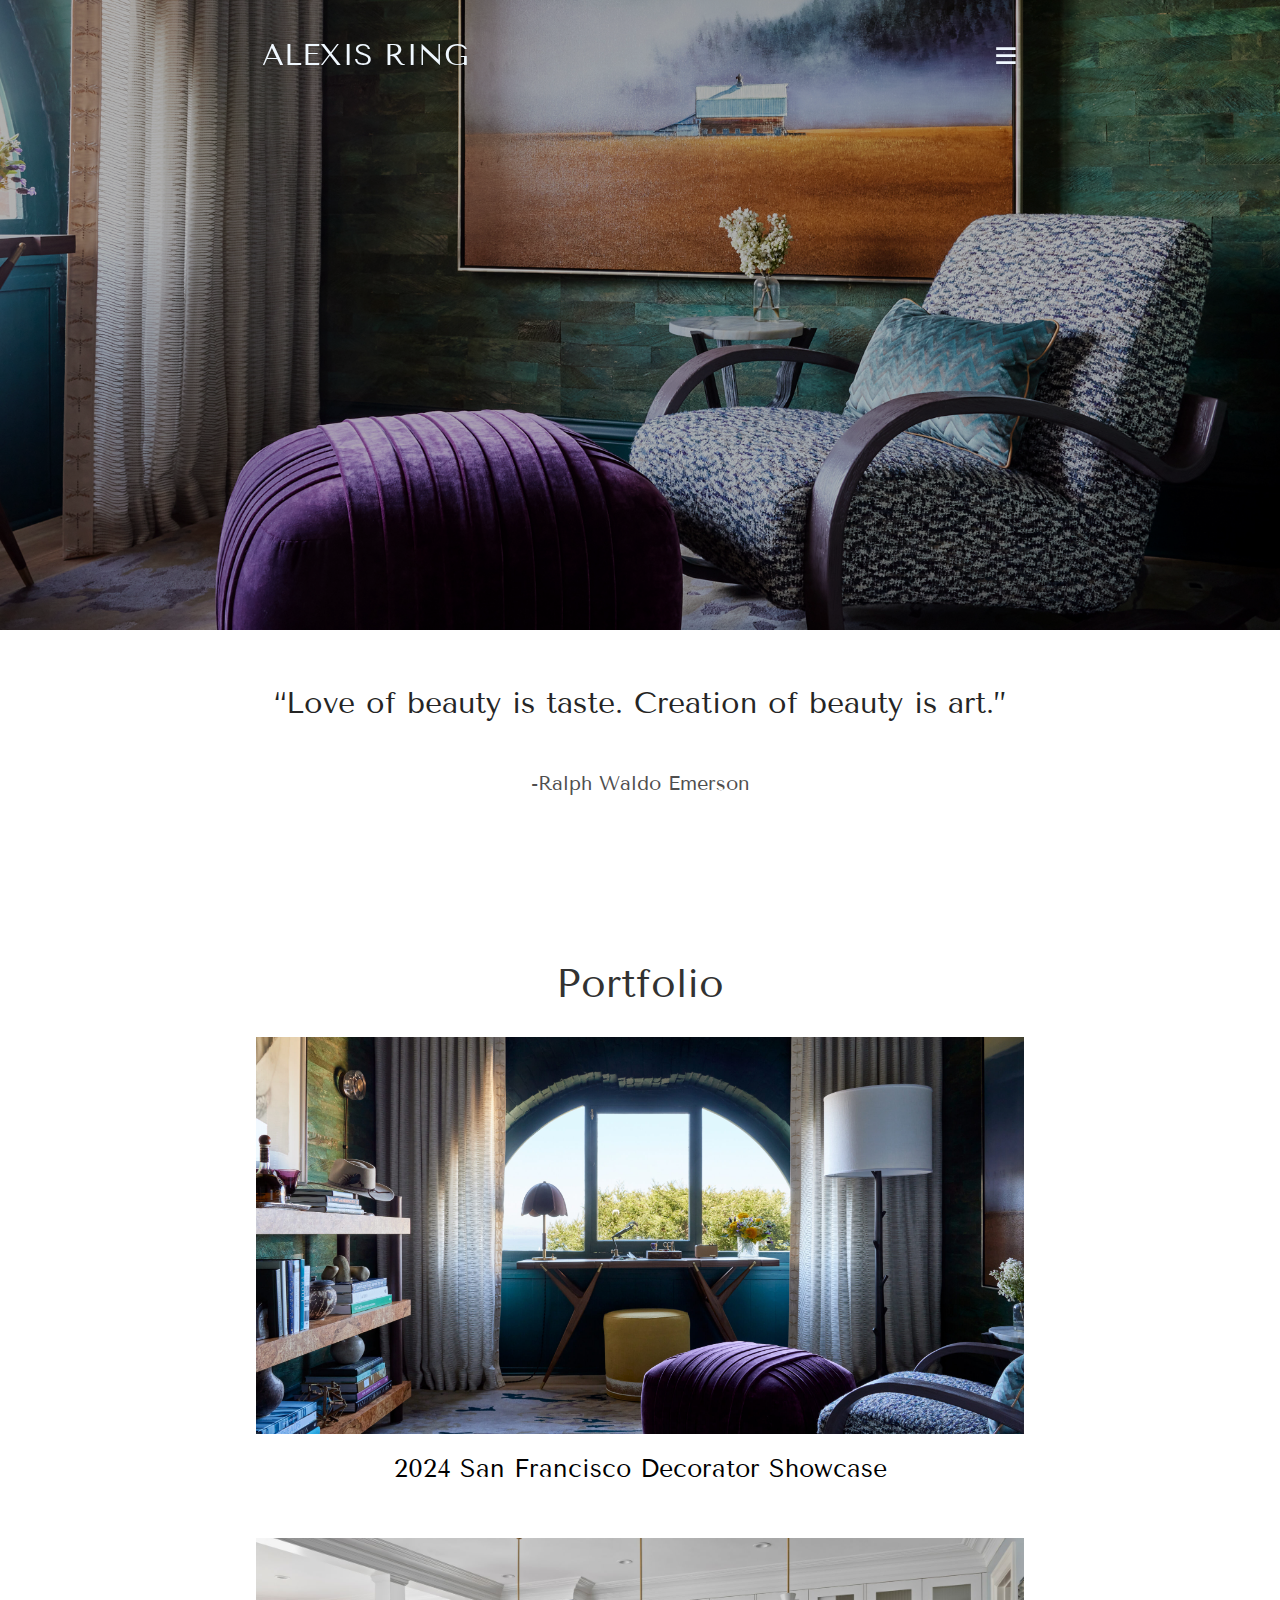
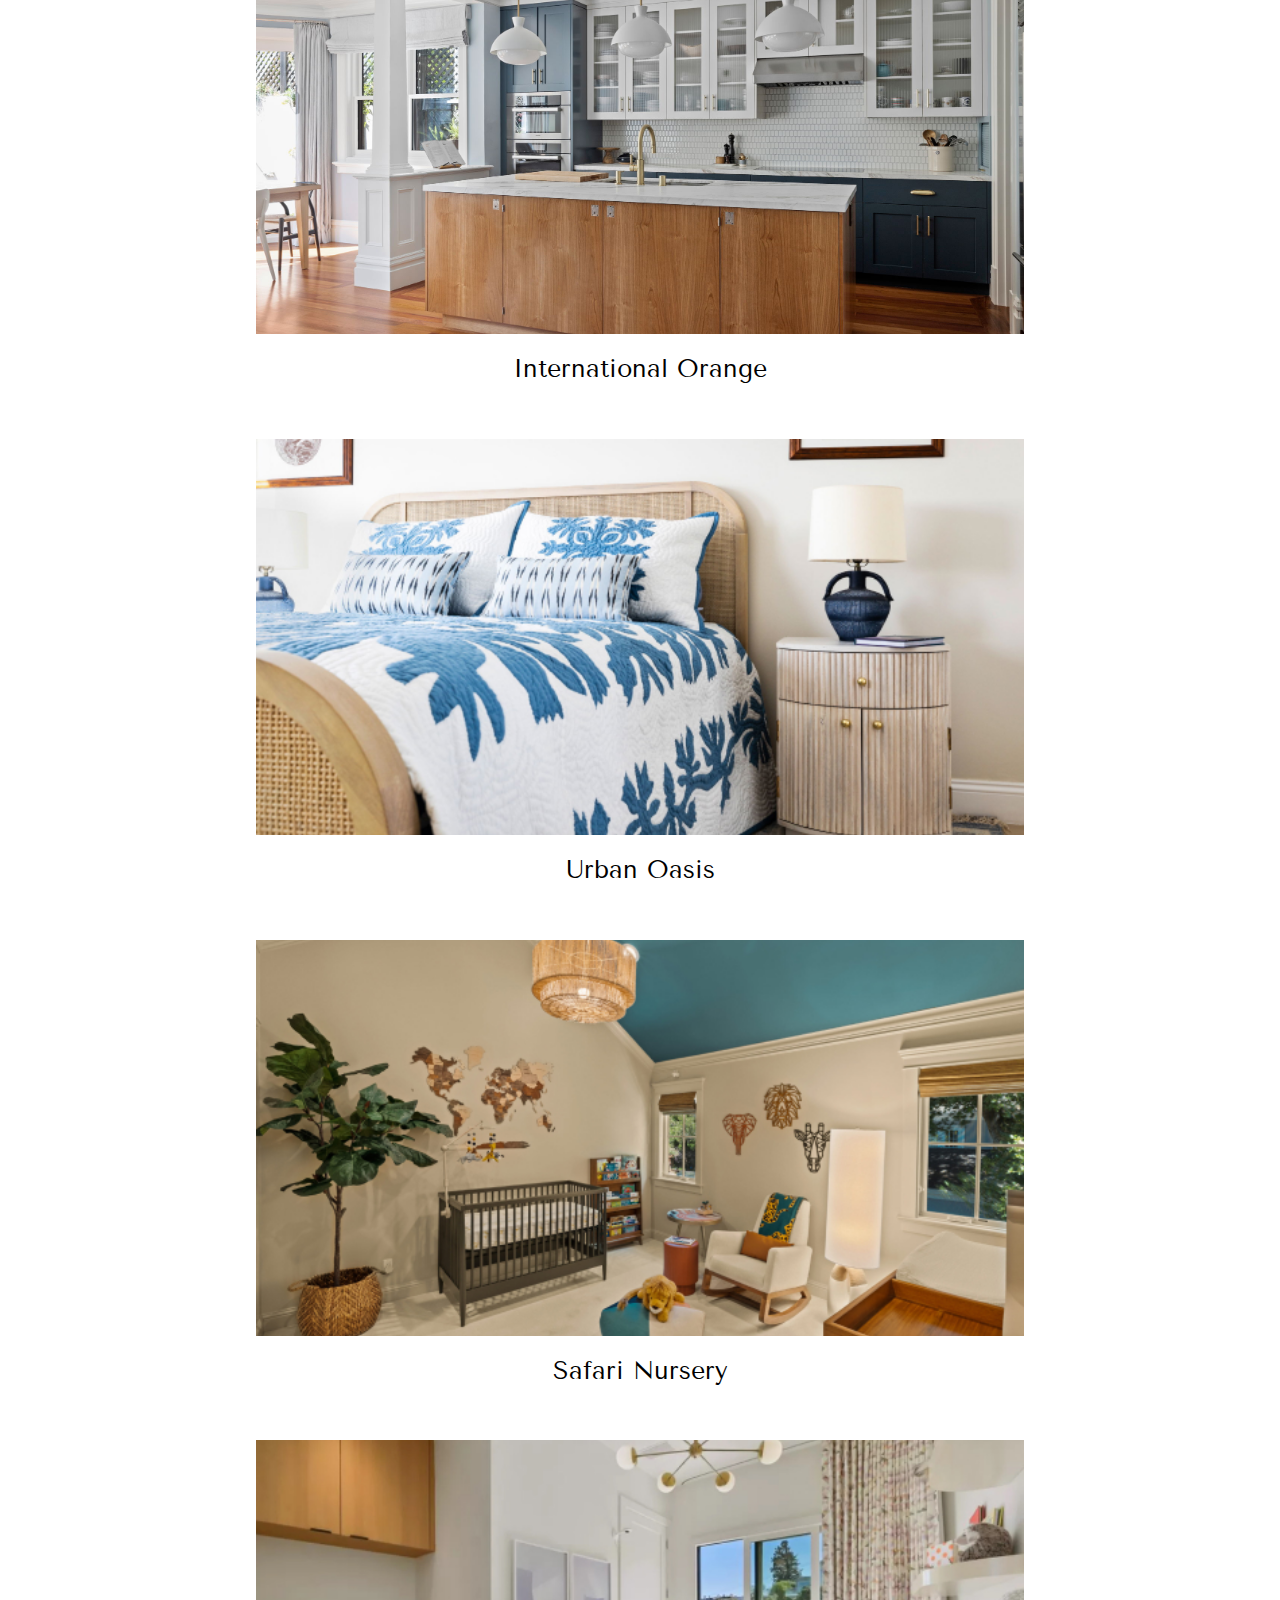
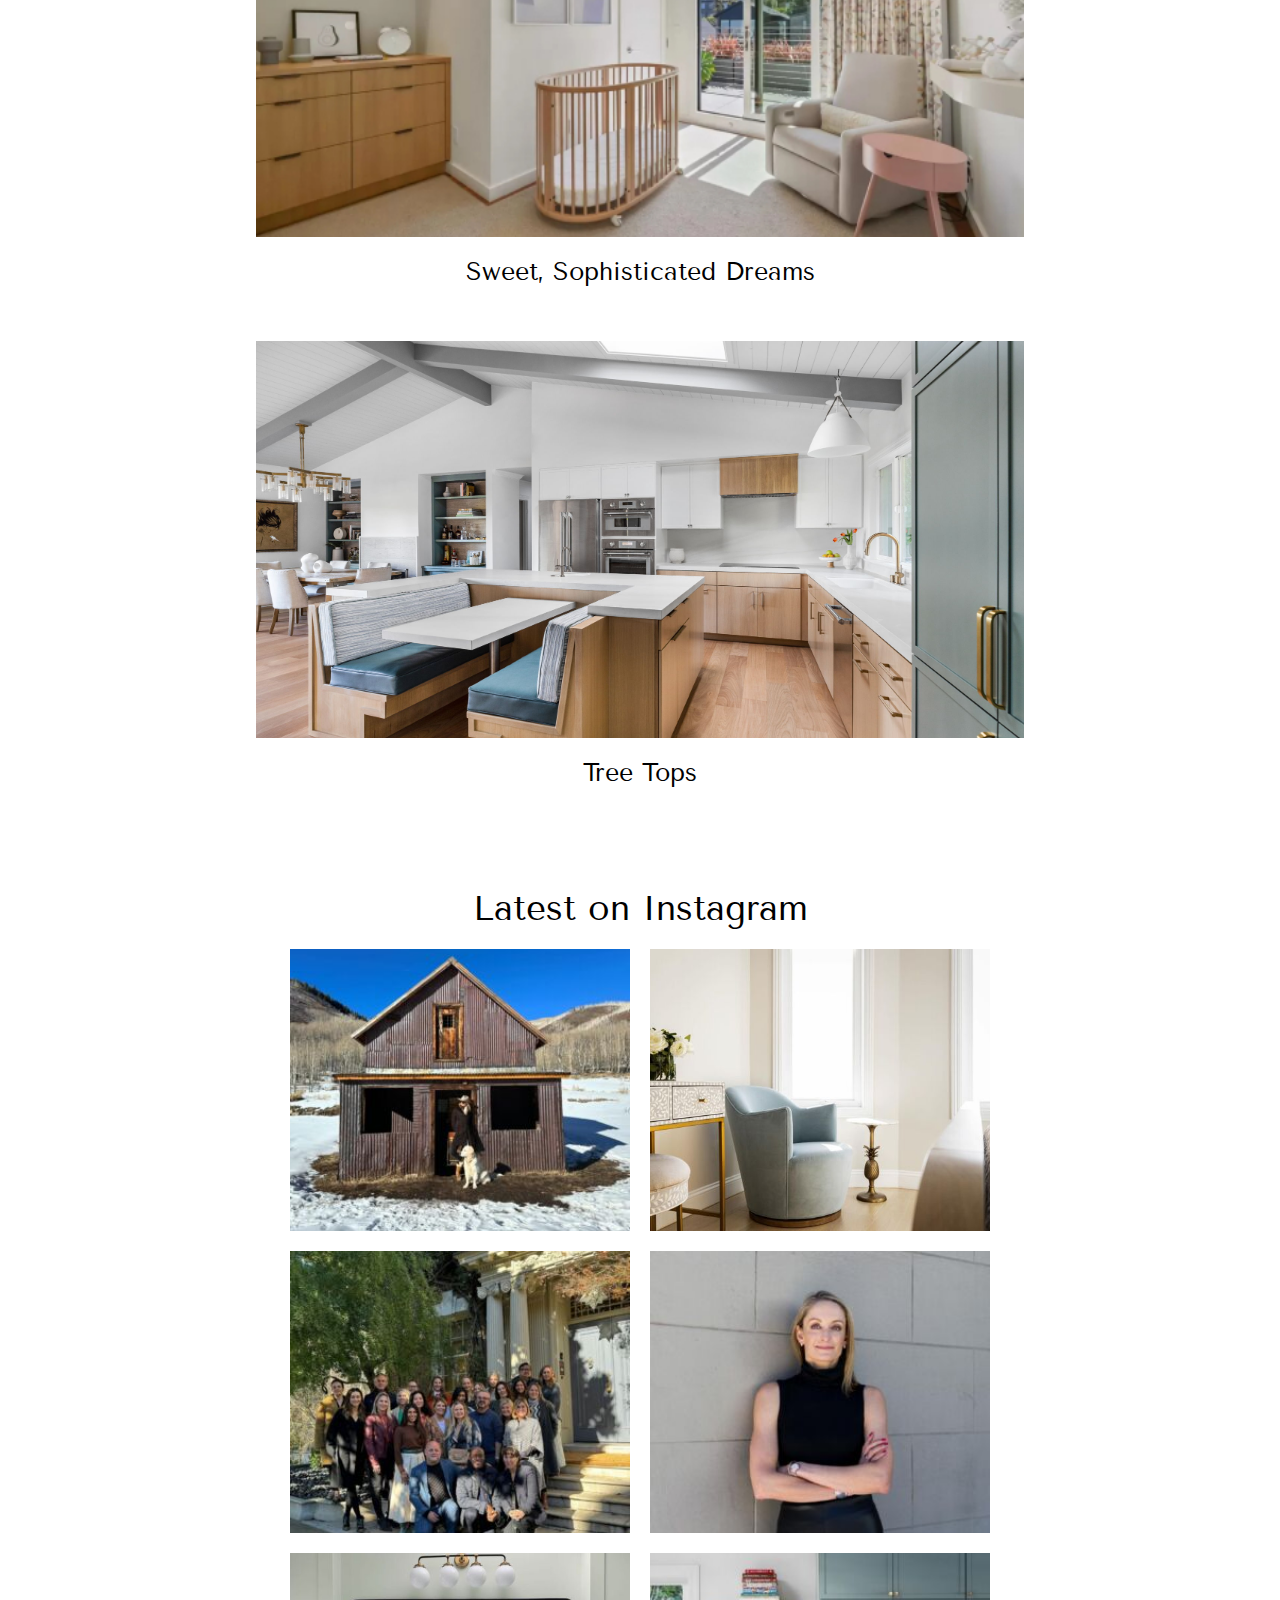
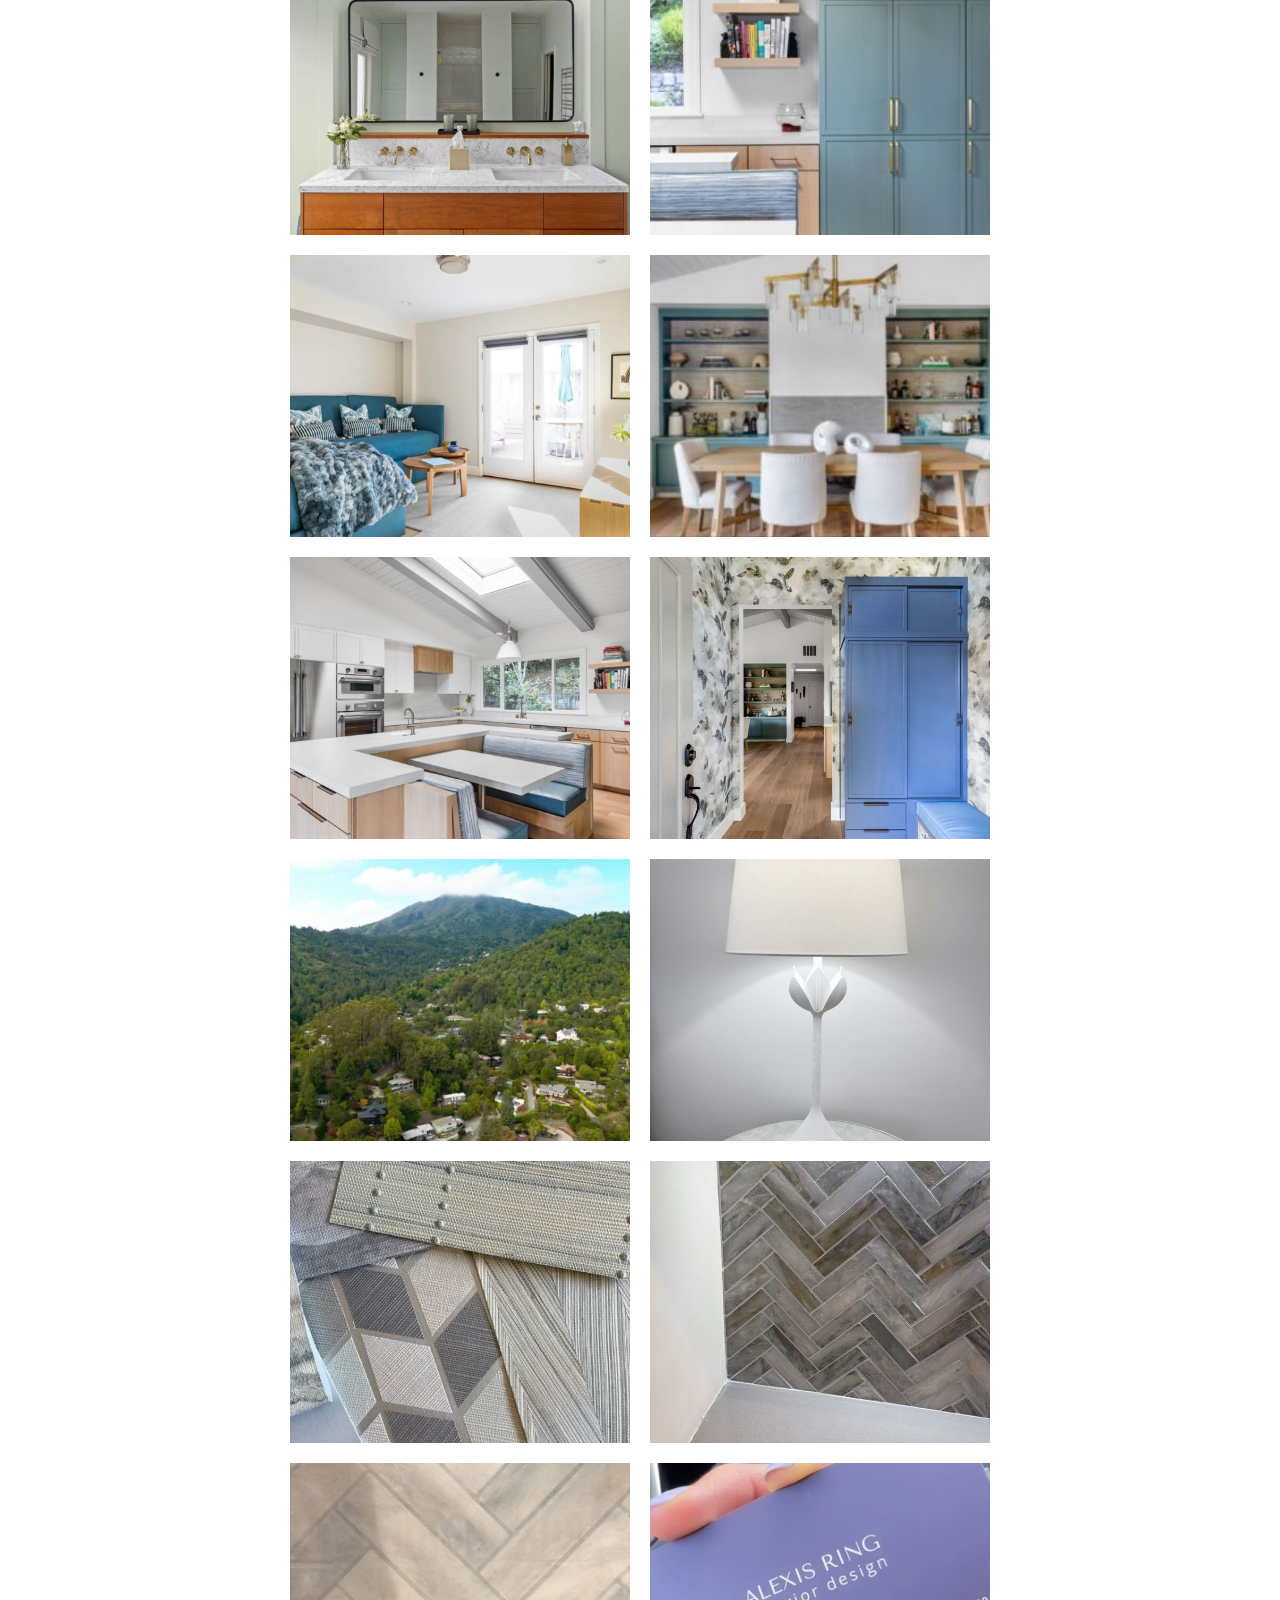
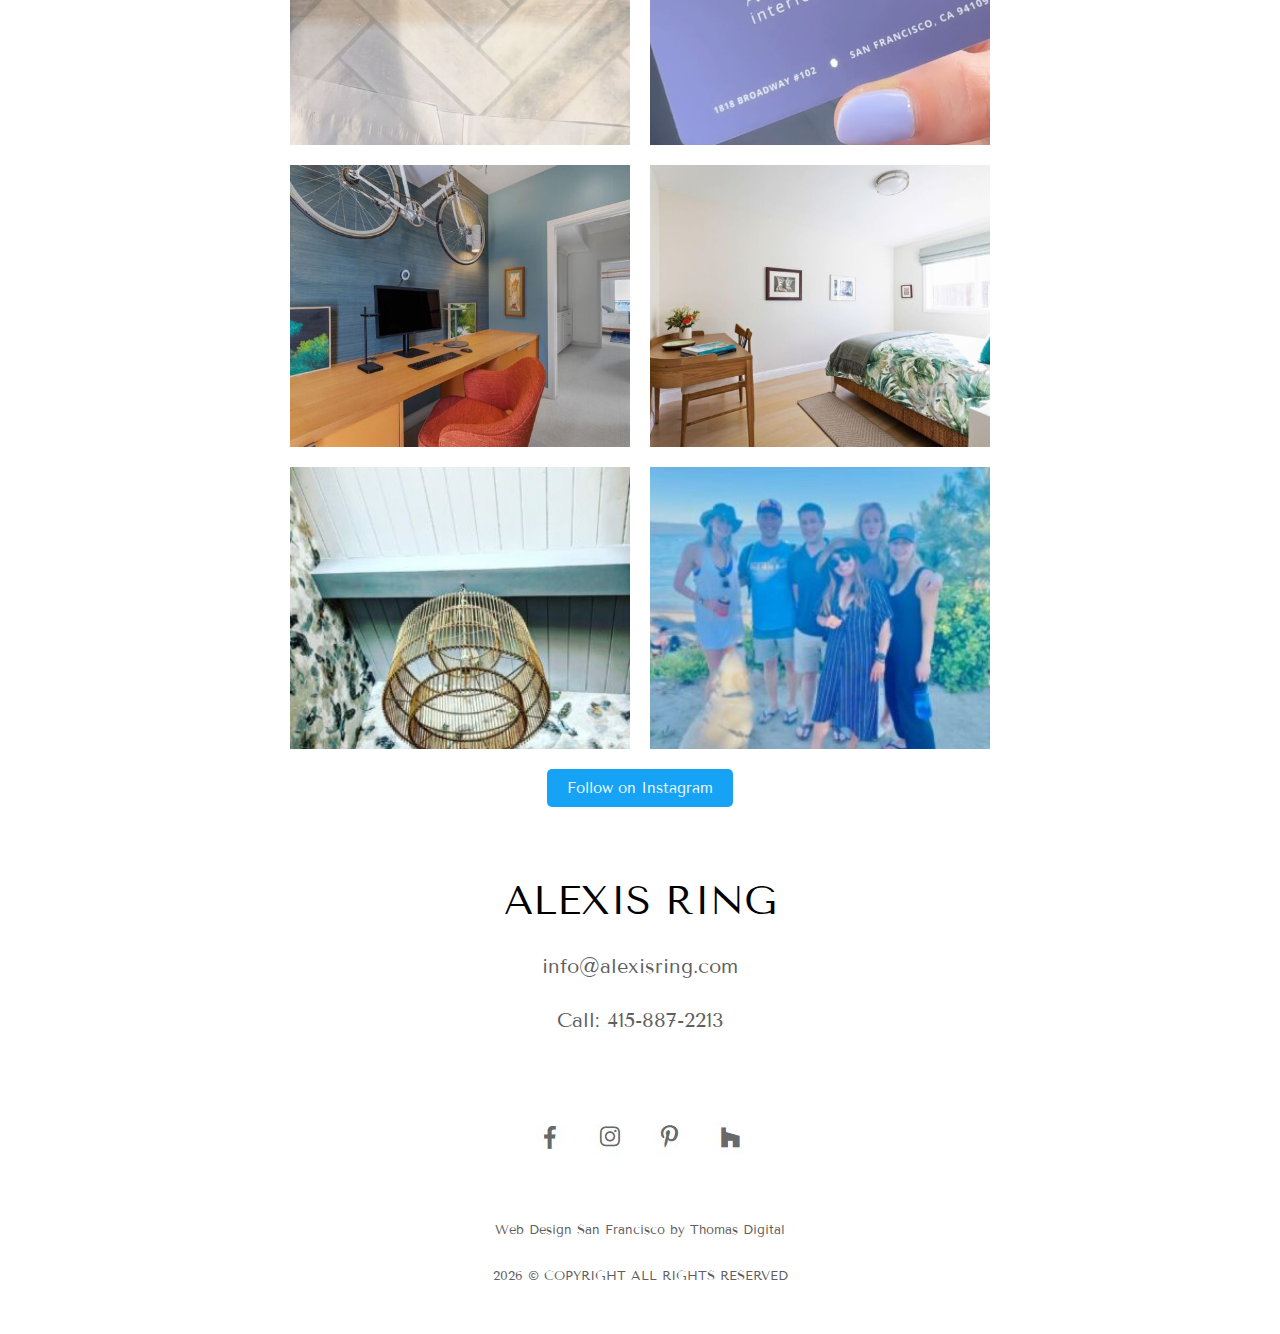
<file: index.html>
<!DOCTYPE html>
<html lang="en">
<head>
    <meta charset="UTF-8">
    <meta name="viewport" content="width=device-width, initial-scale=1.0">
    <title>Interior Design San Francisco | Alexis Ring Interior Design</title>
    <link rel="stylesheet" href="styles/util.css">
    <link rel="stylesheet" href="styles/header.css">
    <link rel="stylesheet" href="styles/index.css">
    <link rel="stylesheet" href="styles/footer.css">
    <link rel="stylesheet" href="styles/about.css">
    <link rel="stylesheet" href="styles/portfolio.css">
    <link rel="stylesheet" href="styles/testimonial.css">
    <link rel="stylesheet" href="styles/contact.css">
    <link rel="stylesheet" href="styles/responsivness1.css">
    <link rel="stylesheet" href="styles/responsivness2.css">

</head>
<body>
<div class="main">
    <div class="navbar">
        <a href="index.html" class="noBlank">
            <div class="logo">ALEXIS RING</div>
        </a>
        <ul>
            <li><a href="index.html" class="noBlank">Home</a></li>
            <li><a href="about.html" class="noBlank">About</a></li>
            <li><a href="portfolio-pages/port1.html" class="noBlank">Portfolio</a></li>
            <li><a href="testimonial.html" class="noBlank">Testimonials</a></li>
            <li><a href="contact.html" class="noBlank">Contact</a></li>
        </ul>
    </div>

    <div class="navbar-res">
        <a href="index.html" class="noBlank">
            <div class="logo">ALEXIS RING</div>
        </a>
        <button class="hamburger-icon">&equiv;</button>
    </div>

    <div class="extended-menu">
            <ul>
                <li><a href="index.html" class="noBlank">Home</a></li>
                <li><a href="about.html" class="noBlank">About</a></li>
                <li><a href="portfolio-pages/port1.html" class="noBlank">Portfolio</a></li>
                <li><a href="testimonial.html" class="noBlank">Testimonials</a></li>
                <li><a href="contact.html" class="noBlank">Contact</a></li>
                <li class="close-icon">&#10006;</li>
            </ul>
    </div>
    <div class="main-image">
        <div class="black-curtain">
        </div>
    </div>

    <div class="main-quote">
        <h1>“Love of beauty is taste. Creation of beauty is art.”</h1>
        <h3>-Ralph Waldo Emerson</h3>
    </div>

    <div id="portfolio-section"></div>

    <div class="portfolio" id="portfolio">
        <h1>Portfolio</h1>
        <div class="portfolio-container">

            <div class="portfolio-grid-item">
                <div class="img-container portfolio1"></div>
                <a href="portfolio-pages/port1.html" class="noBlank">2024 San Francisco Decorator Showcase</a>
            </div>

            <div class="portfolio-grid-item">
                <div class="img-container portfolio2"></div>
                <a href="portfolio-pages/port2.html" class="noBlank">International Orange</a>
            </div>

            <div class="portfolio-grid-item">
                <div class="img-container portfolio3"></div>
                <a href="portfolio-pages/port3.html" class="noBlank">Urban Oasis</a>
            </div>

            <div class="portfolio-grid-item">
                <div class="img-container portfolio4"></div>
                <a href="portfolio-pages/port4.html" class="noBlank">Safari Nursery</a>
            </div>

            <div class="portfolio-grid-item">
                <div class="img-container portfolio5"></div>
                <a href="portfolio-pages/port5.html" class="noBlank">Sweet, Sophisticated Dreams</a>
            </div>

            <div class="portfolio-grid-item">
                <div class="img-container portfolio6"></div>
                <a href="portfolio-pages/port6.html" class="noBlank">Tree Tops</a>
            </div>

        </div>
    </div>

    <div class="instagram-section">
        <h1>Latest on Instagram</h1>
        <div class="instagram-grid">
            <a href="https://www.instagram.com/p/C4lZa-hJhDI/" class="instagram-grid-items"></a>
            <a href="https://www.instagram.com/p/C2X32rVPHl3/" class="instagram-grid-items"></a>
            <a href="https://www.instagram.com/p/C2NzgyvSnjp/" class="instagram-grid-items"></a>
            <a href="https://www.instagram.com/p/C1kdhsBpmaO/" class="instagram-grid-items"></a>
            <a href="https://www.instagram.com/p/C0wovwbpfWK/" class="instagram-grid-items"></a>
            <a href="https://www.instagram.com/p/C0pzTXtJMW7/" class="instagram-grid-items"></a>
            <a href="https://www.instagram.com/p/C0NO9H_PpUo/" class="instagram-grid-items"></a>
            <a href="https://www.instagram.com/reel/C0IhO7ttRmH/" class="instagram-grid-items"></a>
            <a href="https://www.instagram.com/p/CzzaHcZPu0I/" class="instagram-grid-items"></a>
            <a href="https://www.instagram.com/p/CzwIXCKri1h/" class="instagram-grid-items"></a>
            <a href="https://www.instagram.com/reel/CzuSUWDPGXf/" class="instagram-grid-items"></a>
            <a href="https://www.instagram.com/p/Cy4LGtQvKX2/" class="instagram-grid-items"></a>
            <a href="https://www.instagram.com/reel/CywIsYkPqOS/" class="instagram-grid-items"></a>
            <a href="https://www.instagram.com/reel/CxPDkSWJdj6/" class="instagram-grid-items"></a>
            <a href="https://www.instagram.com/reel/CwoIYxYve2M/" class="instagram-grid-items"></a>
            <a href="https://www.instagram.com/reel/CwlvrZSJOs3/" class="instagram-grid-items"></a>
            <a href="https://www.instagram.com/p/CwaT29qrdQz/" class="instagram-grid-items"></a>
            <a href="https://www.instagram.com/p/CvmzkXuu6Nc/" class="instagram-grid-items"></a>
            <a href="https://www.instagram.com/p/CvIYs-2PT3b/" class="instagram-grid-items"></a>
            <a href="https://www.instagram.com/reel/CuzXiz8O0oB/" class="instagram-grid-items"></a>
        </div>
        
        <a href="https://www.instagram.com/alexisringinteriordesign/" class="followBtn">Follow on Instagram</a>
 
    </div>


    <div class="footer">
        <div class="footer1">
            <div class="footer">
                <div class="general-info">
                    <p>info@alexisring.com</p>
                    <p><a href="index.html" class="noBlank">ALEXIS RING</a></p>
                    <p>Call: 415-887-2213</p>
                </div>
                <div class="copyright-info">
                    <p><span class="year"></span> &copy; COPYRIGHT ALL RIGHTS RESERVED</p>
                    <p class="social-media">
                        <a href="https://www.facebook.com/AlexisRingInteriorDesign/" target="_blank">
                            <img src="images/fb.jpg" alt="">
                        </a>
                        <a href="https://www.instagram.com/alexisringinteriordesign/" target="_blank">
                            <img src="images/insta.jpg" alt="">
                        </a>
                        <a href="https://www.pinterest.com/alexisring_interiordesign/" target="_blank">
                            <img src="images/pintrest.jpg" alt="">
                        </a>
        
                        <a href="https://www.houzz.com/pro/webuser-255713969/alexis-ring-interior-design" target="_blank">
                            <img src="images/houzz.jpg" alt="">
                        </a>
                    </p>
                    <p>Web Design San Francisco by Thomas Digital</p>
                </div>
            </div>
        </div>
    </div>

    
    <script src="scripts/navbar.js"></script>
    <script src="scripts/util.js"></script>
    
    <script src="scripts/testimonial.js"></script>
</div>


</body>
</html>
</file>
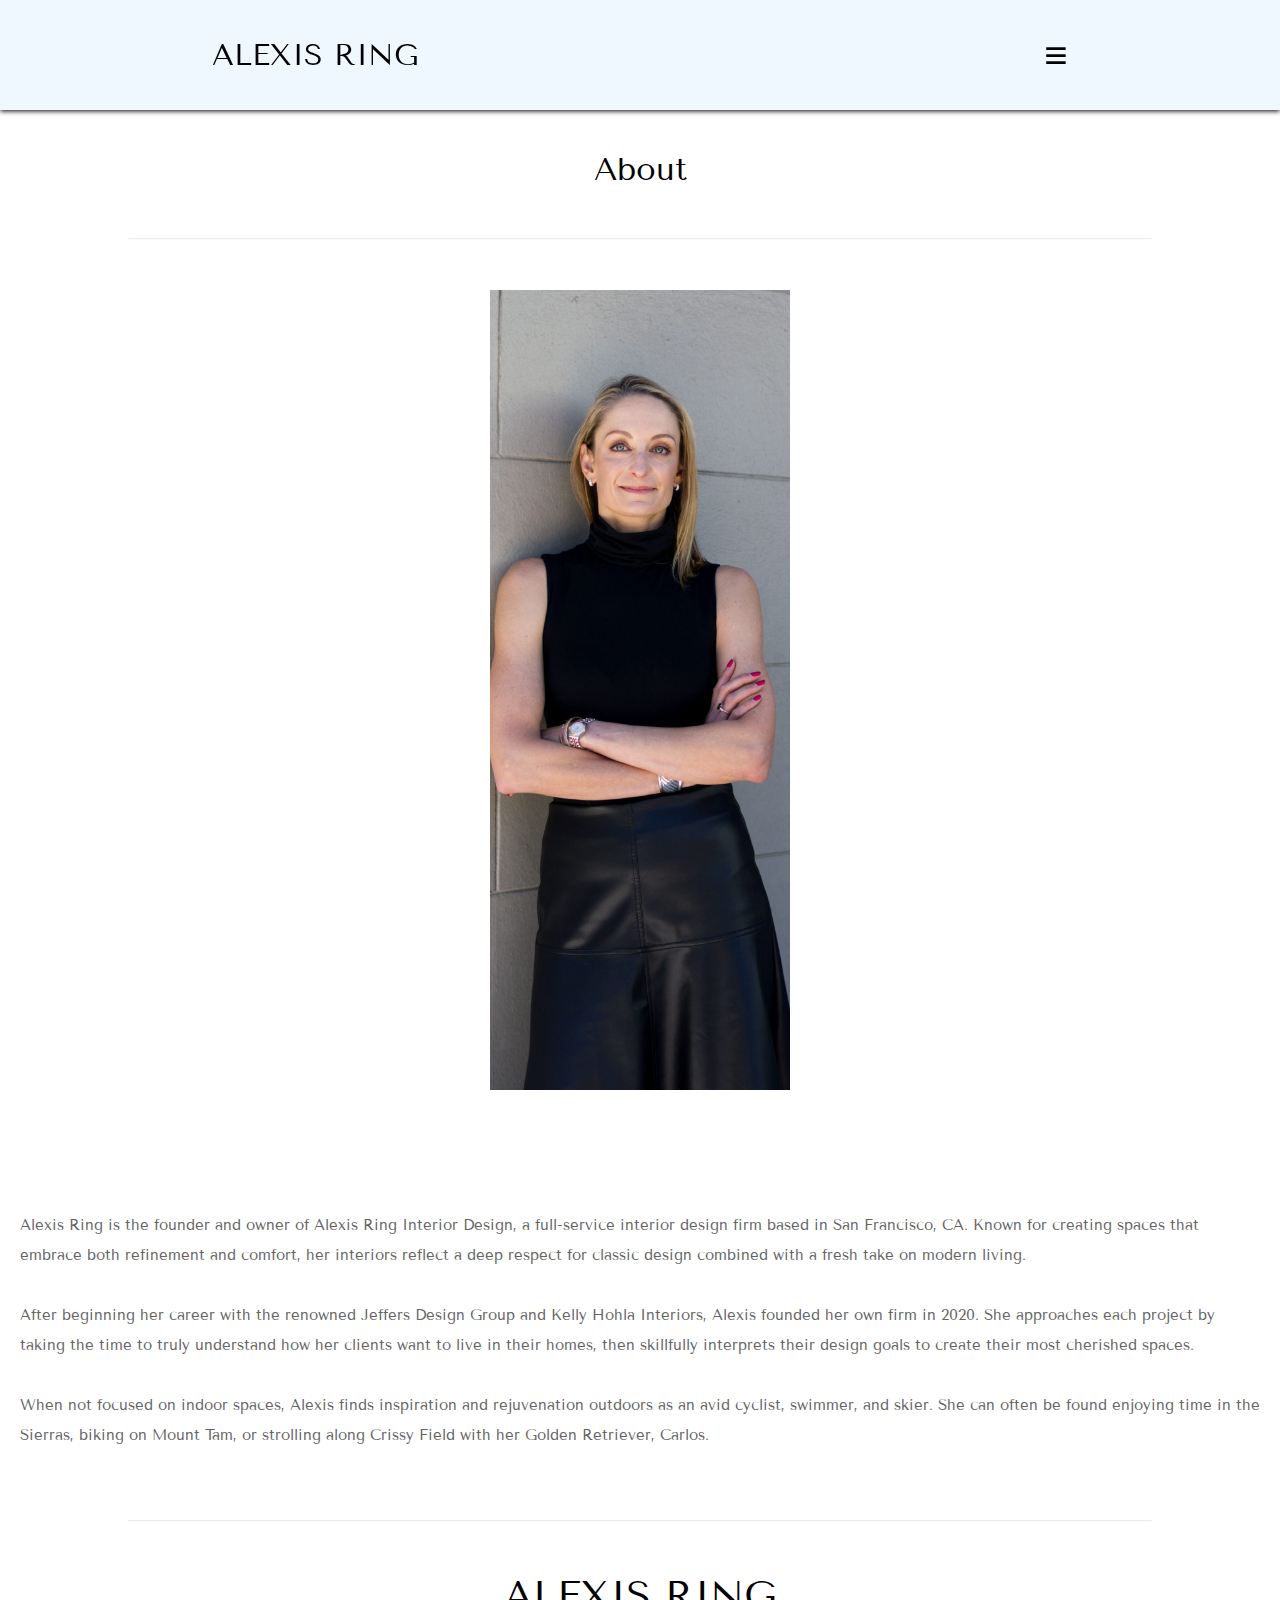
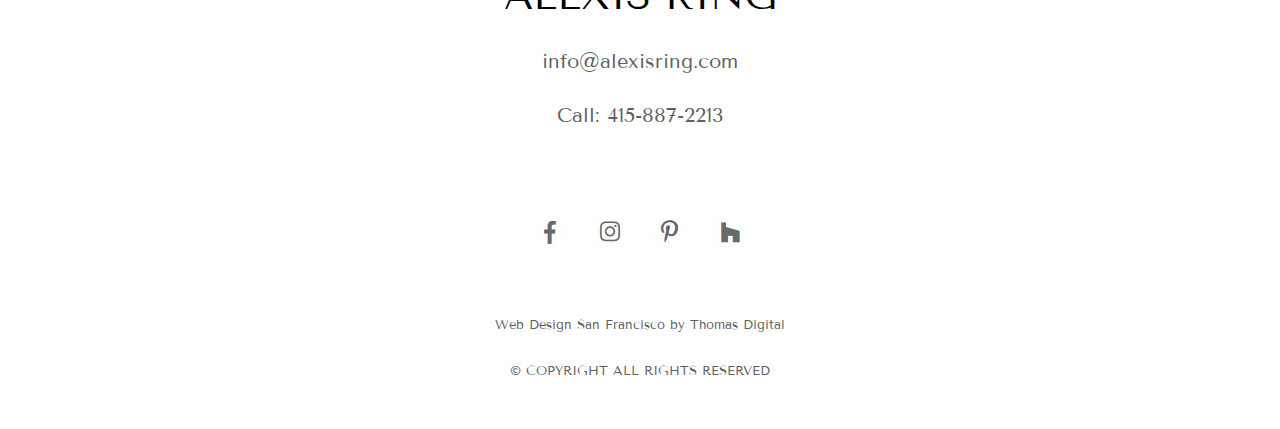
<file: about.html>
<!DOCTYPE html>
<html lang="en">
<head>
    <meta charset="UTF-8">
    <meta name="viewport" content="width=device-width, initial-scale=1.0">
    <title>Interior Design San Francisco | Alexis Ring Interior Design</title>
    <link rel="stylesheet" href="styles/util.css">
    <link rel="stylesheet" href="styles/header2.css">
    <link rel="stylesheet" href="styles/index.css">
    <link rel="stylesheet" href="styles/footer.css">
    <link rel="stylesheet" href="styles/about.css">
    <link rel="stylesheet" href="styles/portfolio.css">
    <link rel="stylesheet" href="styles/testimonial.css">
    <link rel="stylesheet" href="styles/contact.css">
    <link rel="stylesheet" href="styles/responsivness1.css">
    <link rel="stylesheet" href="styles/responsivness2.css">


</head>

<body>
<div class="main">
    <div class="navbar2">
        <a href="index.html" class="noBlank">
            <div class="logo">ALEXIS RING</div>
        </a>
        <ul>
            <li><a href="index.html" class="noBlank">Home</a></li>
            <li><a href="about.html" class="noBlank">About</a></li>
            <li><a href="portfolio-pages/port1.html" class="noBlank">Portfolio</a></li>
            <li><a href="testimonial.html" class="noBlank">Testimonials</a></li>
            <li><a href="contact.html" class="noBlank">Contact</a></li>
        </ul>
    </div>

    <div class="navbar2-res">
        <a href="index.html" class="noBlank">
            <div class="logo">ALEXIS RING</div>
        </a>
        <button class="hamburger-icon">&equiv;</button>
    </div>

    <div class="extended-menu">
            <ul>
                <li><a href="index.html" class="noBlank">Home</a></li>
                <li><a href="about.html" class="noBlank">About</a></li>
                <li><a href="portfolio-pages/port1.html" class="noBlank">Portfolio</a></li>
                <li><a href="testimonial.html" class="noBlank">Testimonials</a></li>
                <li><a href="contact.html" class="noBlank">Contact</a></li>
                <li class="close-icon">&#10006;</li>
            </ul>
    </div>

    <h1 class="about-intro">About</h1>
    <hr>
    <div class="about-section">
        <div class="sub-section1">
            
        </div>
        <div class="sub-section2">
            Alexis Ring is the founder and owner of Alexis Ring Interior Design, a full-service interior design firm
            based in San Francisco, CA. Known for creating spaces that embrace both refinement and comfort, her
            interiors reflect a deep respect for classic design combined with a fresh take on modern living.
            <br><br>
            After beginning her career with the renowned Jeffers Design Group and Kelly Hohla Interiors, Alexis founded
            her own firm in 2020. She approaches each project by taking the time to truly understand how her clients
            want to live in their homes, then skillfully interprets their design goals to create their most cherished
            spaces.
            <br><br>
            When not focused on indoor spaces, Alexis finds inspiration and rejuvenation outdoors as an avid cyclist,
            swimmer, and skier. She can often be found enjoying time in the Sierras, biking on Mount Tam, or strolling
            along Crissy Field with her Golden Retriever, Carlos.
        </div>
    </div>

    <hr>

    <div class="footer">
        <div class="footer1">
            <div class="footer">
                <div class="general-info">
                    <p>info@alexisring.com</p>
                    <p><a href="index.html" class="noBlank">ALEXIS RING</a></p>
                    <p>Call: 415-887-2213</p>
                </div>
                <div class="copyright-info">
                    <p><span class="year"></span> &copy; COPYRIGHT ALL RIGHTS RESERVED</p>
                    <p class="social-media">
                        <a href="https://www.facebook.com/AlexisRingInteriorDesign/" target="_blank">
                            <img src="images/fb.jpg" alt="">
                        </a>
                        <a href="https://www.instagram.com/alexisringinteriordesign/" target="_blank">
                            <img src="images/insta.jpg" alt="">
                        </a>
                        <a href="https://www.pinterest.com/alexisring_interiordesign/" target="_blank">
                            <img src="images/pintrest.jpg" alt="">
                        </a>
        
                        <a href="https://www.houzz.com/pro/webuser-255713969/alexis-ring-interior-design" target="_blank">
                            <img src="images/houzz.jpg" alt="">
                        </a>
                    </p>
                    <p>Web Design San Francisco by Thomas Digital</p>
                </div>
            </div>
        </div>
    </div>

</div>

<script src="scripts/navbar.js"></script>
<script src="scripts/util.js"></script>
<script src="scripts/testimonial.js"></script>


</body>
</html>
</file>
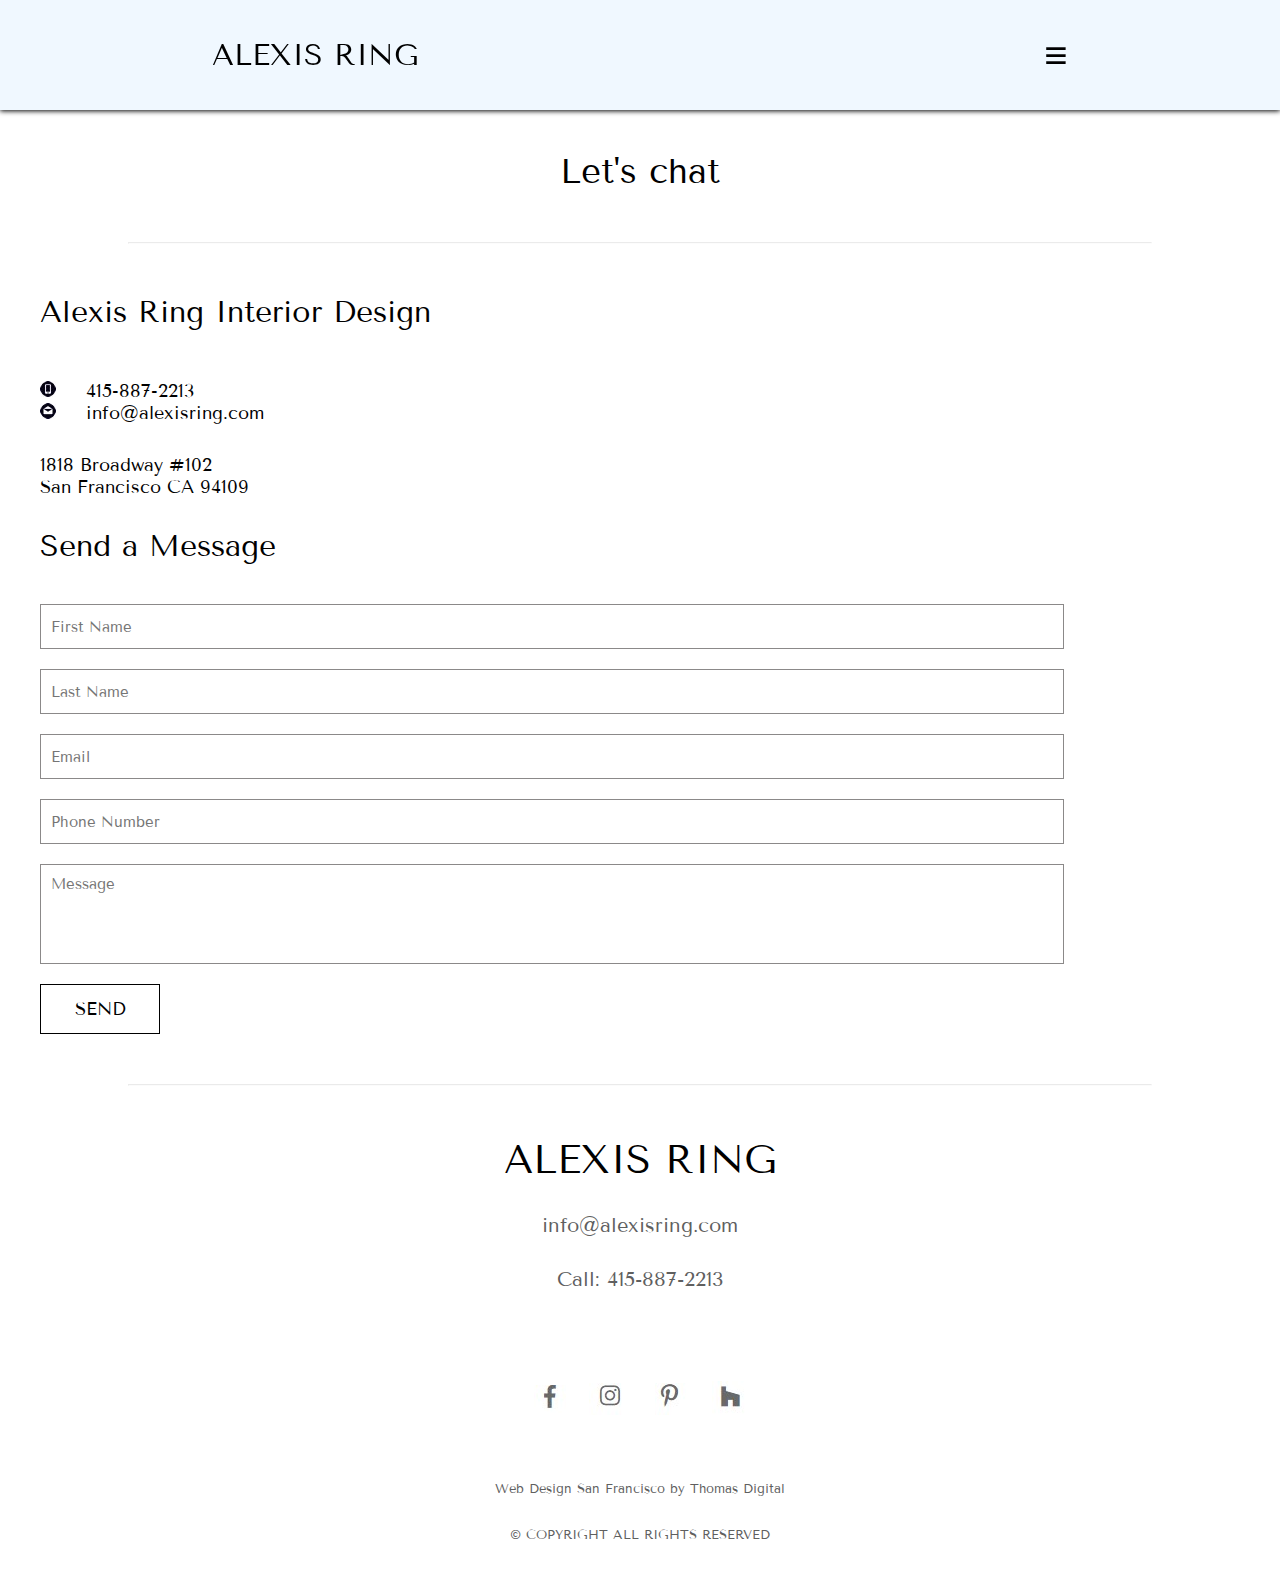
<file: contact.html>
<!DOCTYPE html>
<html lang="en">
<head>
    <meta charset="UTF-8">
    <meta name="viewport" content="width=device-width, initial-scale=1.0">
    <title>Interior Design San Francisco | Alexis Ring Interior Design</title>
    <link rel="stylesheet" href="styles/util.css">
    <link rel="stylesheet" href="styles/header2.css">
    <link rel="stylesheet" href="styles/index.css">
    <link rel="stylesheet" href="styles/footer.css">
    <link rel="stylesheet" href="styles/about.css">
    <link rel="stylesheet" href="styles/portfolio.css">
    <link rel="stylesheet" href="styles/testimonial.css">
    <link rel="stylesheet" href="styles/contact.css">
    <link rel="stylesheet" href="styles/responsivness1.css">
    <link rel="stylesheet" href="styles/responsivness2.css">


</head>

<body>
<div class="main">
    <div class="navbar2">
        <a href="index.html" class="noBlank">
            <div class="logo">ALEXIS RING</div>
        </a>
        <ul>
            <li><a href="index.html" class="noBlank">Home</a></li>
            <li><a href="about.html" class="noBlank">About</a></li>
            <li><a href="portfolio-pages/port1.html" class="noBlank">Portfolio</a></li>
            <li><a href="testimonial.html" class="noBlank">Testimonials</a></li>
            <li><a href="contact.html" class="noBlank">Contact</a></li>
        </ul>
    </div>

    <div class="navbar2-res">
        <a href="index.html" class="noBlank">
            <div class="logo">ALEXIS RING</div>
        </a>
        <button class="hamburger-icon">&equiv;</button>
    </div>

    <div class="extended-menu">
            <ul>
                <li><a href="index.html" class="noBlank">Home</a></li>
                <li><a href="about.html" class="noBlank">About</a></li>
                <li><a href="portfolio-pages/port1.html" class="noBlank">Portfolio</a></li>
                <li><a href="testimonial.html" class="noBlank">Testimonials</a></li>
                <li><a href="contact.html" class="noBlank">Contact</a></li>
                <li class="close-icon">&#10006;</li>
            </ul>
    </div>

    <h1 class="lets-chat">Let's chat</h1>
    <hr>

    <div class="contact-section">
        <div class="contact-image"></div>
        <div class="contact-details">
            <h1>Alexis Ring Interior Design</h1>

            <div class="contact-channels">
                <p><img src="images/mobile-icon.jpg" alt="">415-887-2213</p>
                <p><img src="images/email-icon.jpg" alt="">info@alexisring.com</p>
            </div>

            <div class="address">
                1818 Broadway #102 <br>
                San Francisco CA 94109
            </div>

            <h1>Send a Message</h1>

            <form class="sendMessage" autocomplete="off"">
                <input type="text" name="firstName" placeholder="First Name" id="firstName">
                <input type="text" name="lastName" placeholder="Last Name" id="lastName">
                <input type="text" name="email" placeholder="Email" id="email" required>
                <input type="text" name="mobileNo" placeholder="Phone Number" id="mobileNo" required>
                <textarea name="message" id="message" placeholder="Message" id="message"></textarea>
                <input type="submit" value="Send" class="submitBtn" >
            </form> 
        </div>
    </div>

    <hr>


    <div class="footer">
        <div class="footer1">
            <div class="footer">
                <div class="general-info">
                    <p>info@alexisring.com</p>
                    <p><a href="/" class="noBlank">ALEXIS RING</a></p>
                    <p>Call: 415-887-2213</p>
                </div>
                <div class="copyright-info">
                    <p><span class="year"></span> &copy; COPYRIGHT ALL RIGHTS RESERVED</p>
                    <p class="social-media">
                        <a href="https://www.facebook.com/AlexisRingInteriorDesign/" target="_blank">
                            <img src="images/fb.jpg" alt="">
                        </a>
                        <a href="https://www.instagram.com/alexisringinteriordesign/" target="_blank">
                            <img src="images/insta.jpg" alt="">
                        </a>
                        <a href="https://www.pinterest.com/alexisring_interiordesign/" target="_blank">
                            <img src="images/pintrest.jpg" alt="">
                        </a>
        
                        <a href="https://www.houzz.com/pro/webuser-255713969/alexis-ring-interior-design" target="_blank">
                            <img src="images/houzz.jpg" alt="">
                        </a>
                    </p>
                    <p>Web Design San Francisco by Thomas Digital</p>
                </div>
            </div>
        </div>
    </div>

</div>

<script src="scripts/navbar.js"></script>
<script src="scripts/util.js"></script>
<script src="scripts/testimonial.js"></script>


</body>
</html>
</file>
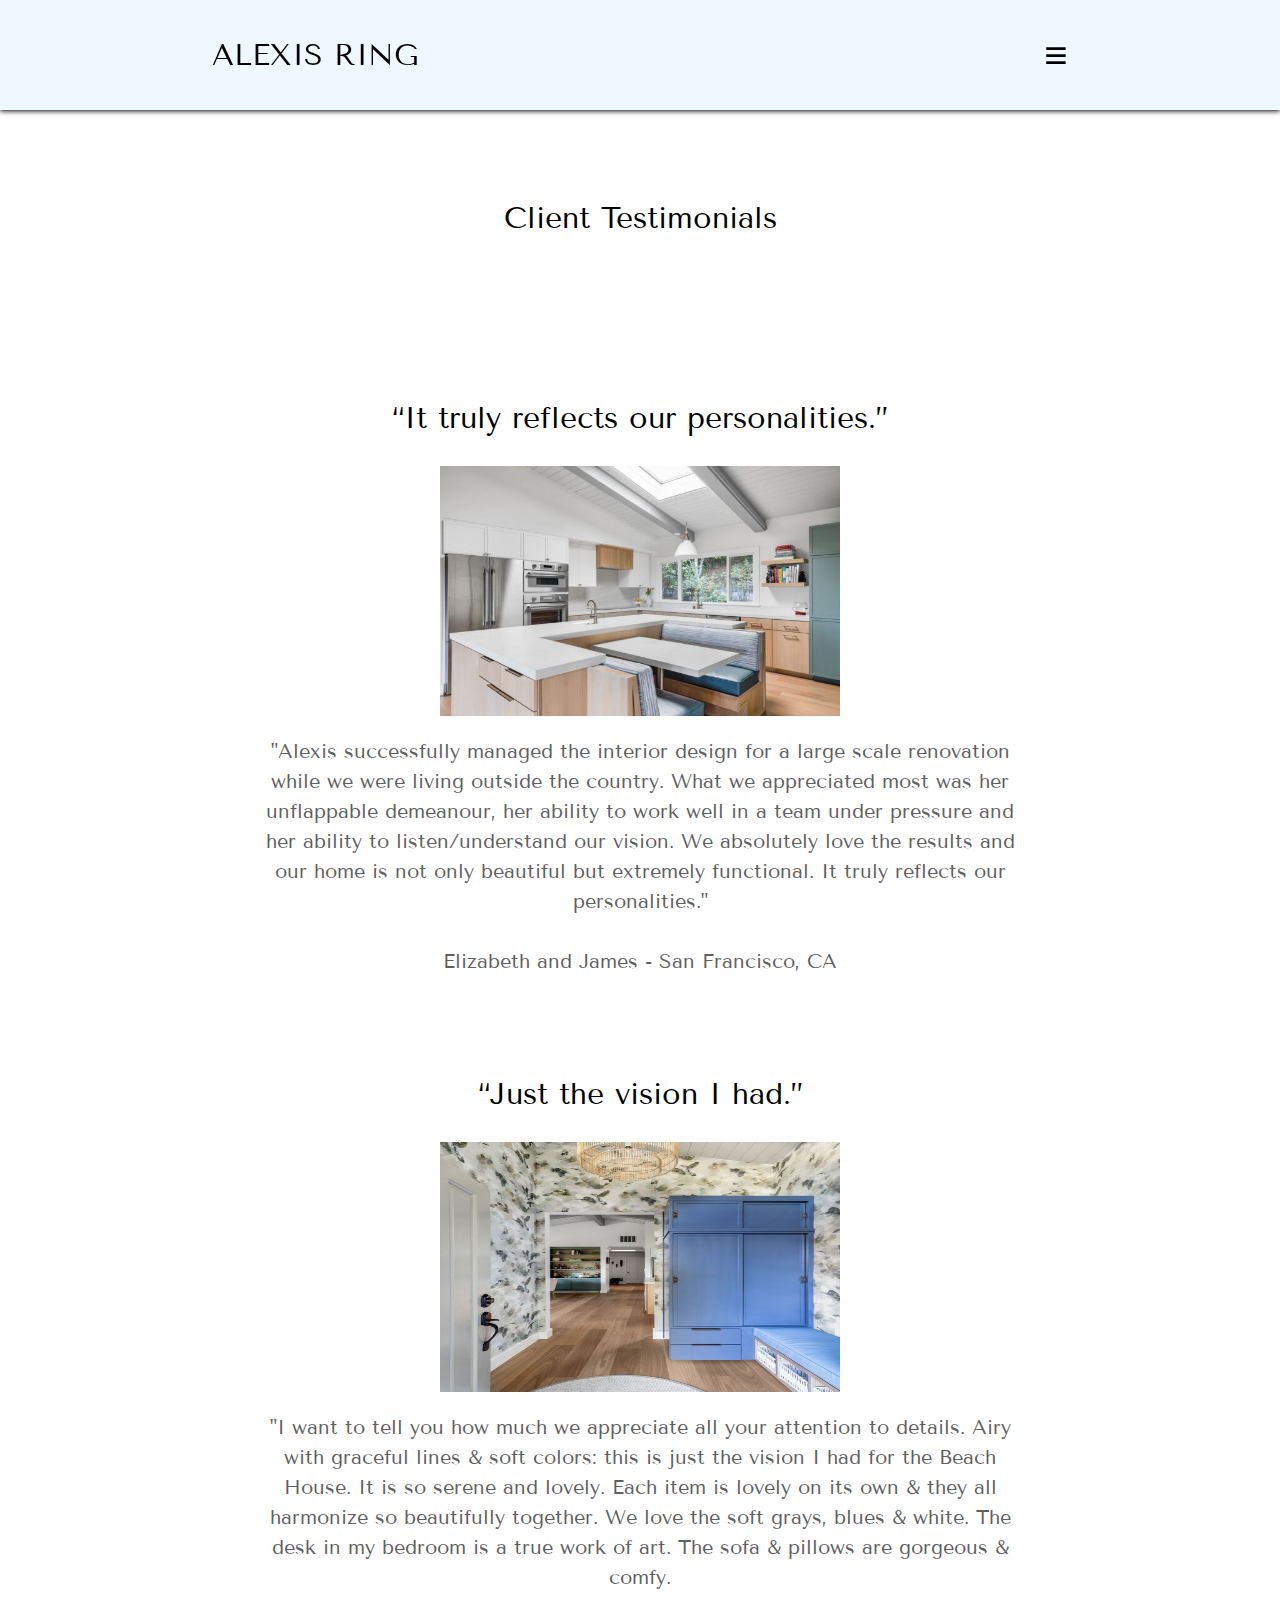
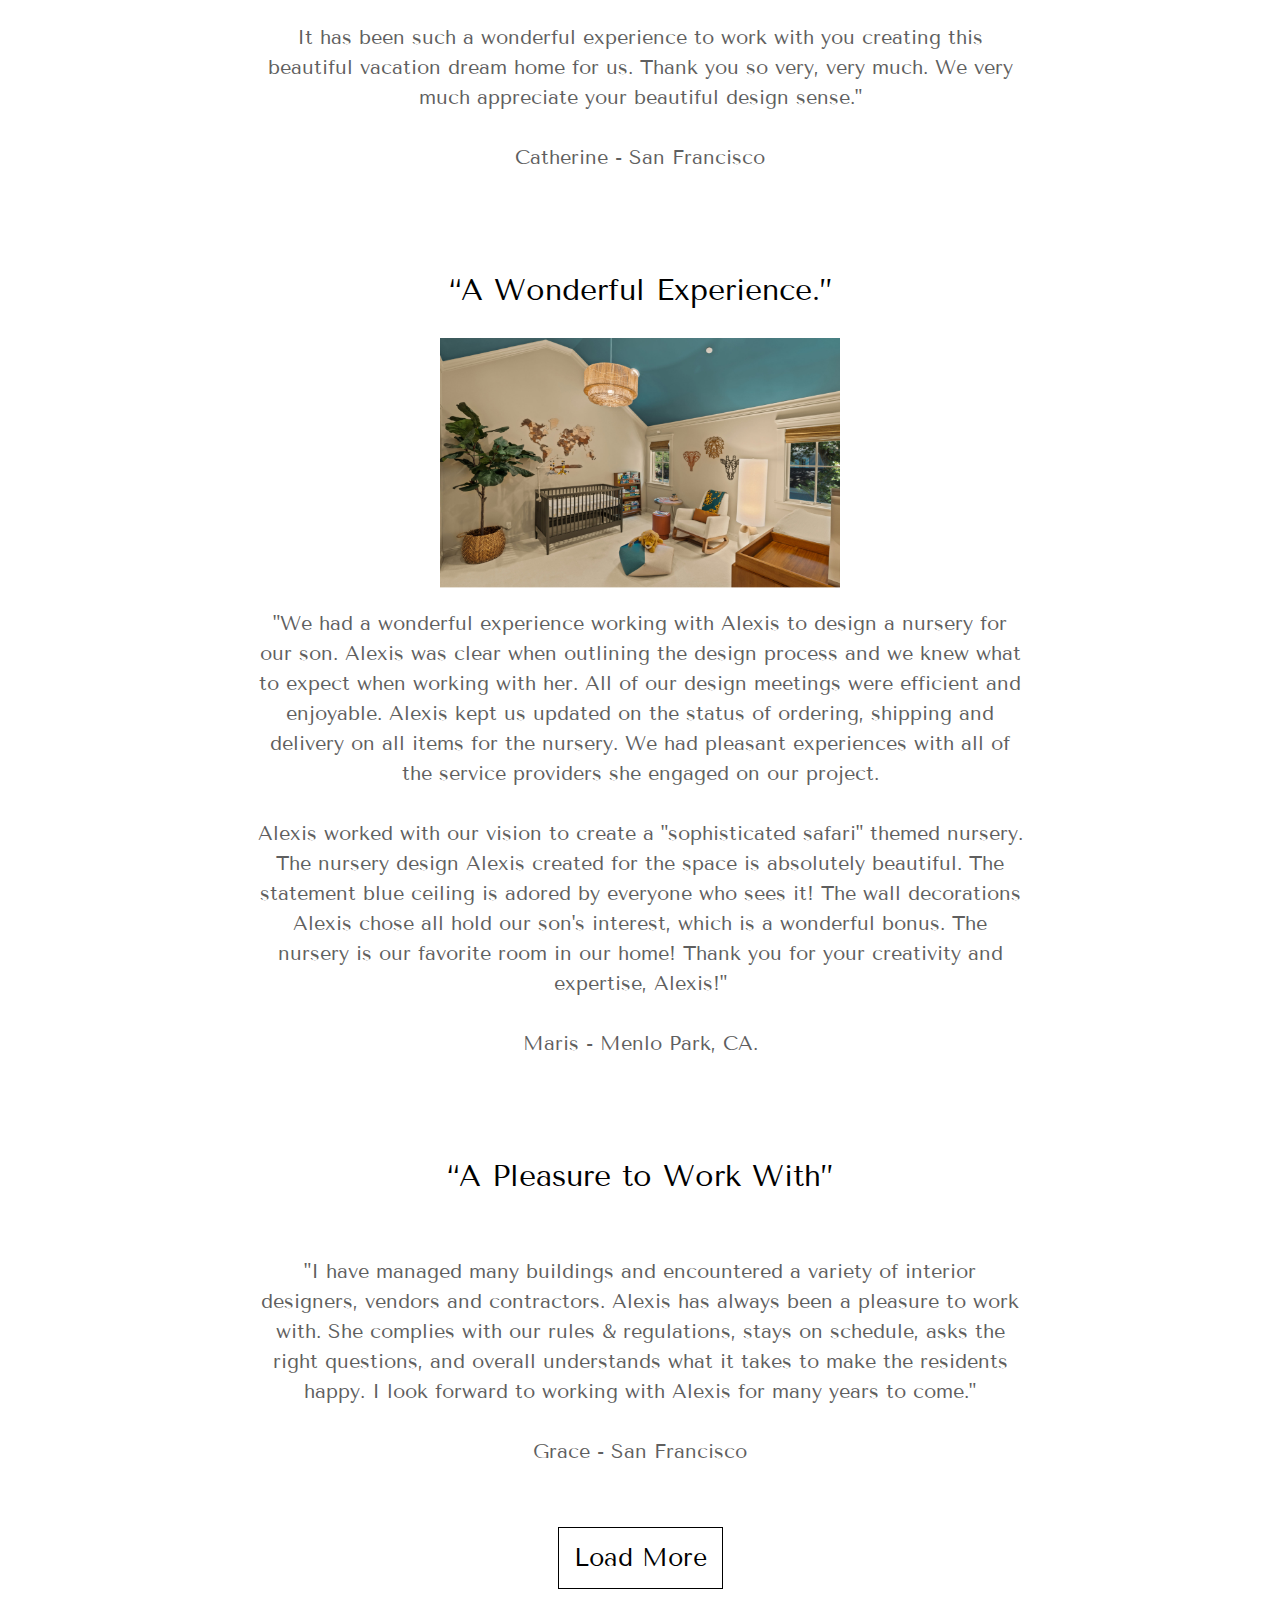
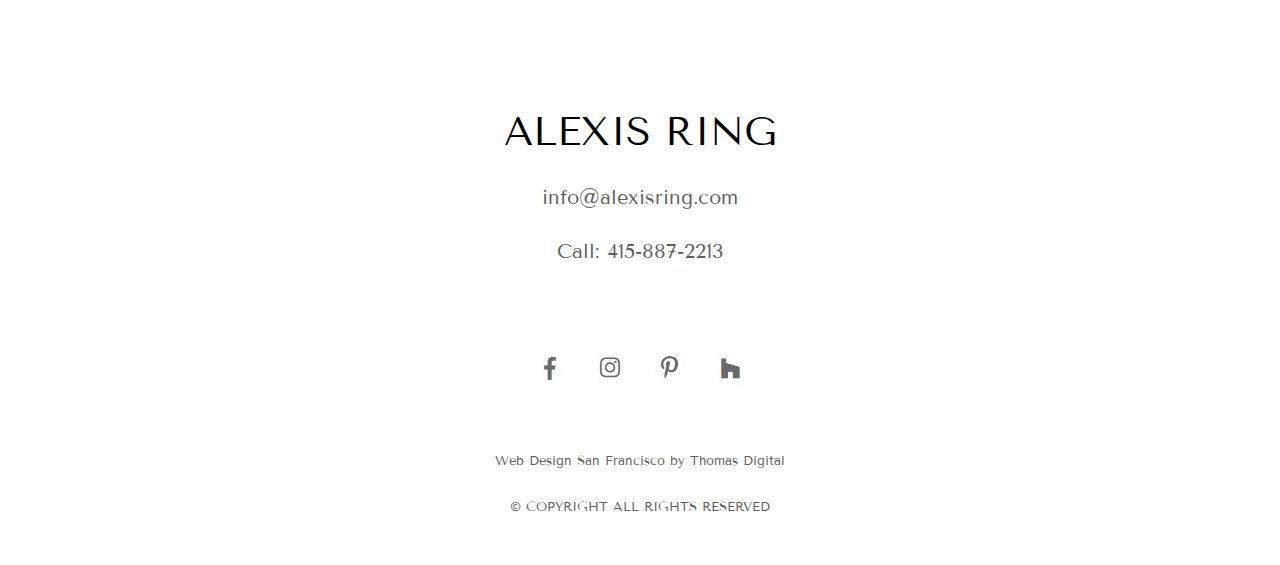
<file: testimonial.html>
<!DOCTYPE html>
<html lang="en">
<head>
    <meta charset="UTF-8">
    <meta name="viewport" content="width=device-width, initial-scale=1.0">
    <title>Interior Design San Francisco | Alexis Ring Interior Design</title>
    <link rel="stylesheet" href="styles/util.css">
    <link rel="stylesheet" href="styles/header2.css">
    <link rel="stylesheet" href="styles/index.css">
    <link rel="stylesheet" href="styles/footer.css">
    <link rel="stylesheet" href="styles/about.css">
    <link rel="stylesheet" href="styles/portfolio.css">
    <link rel="stylesheet" href="styles/testimonial.css">
    <link rel="stylesheet" href="styles/contact.css">
    <link rel="stylesheet" href="styles/responsivness1.css">
    <link rel="stylesheet" href="styles/responsivness2.css">


</head>

<body>
<div class="main">
    <div class="navbar2">
        <a href="index.html" class="noBlank">
            <div class="logo">ALEXIS RING</div>
        </a>
        <ul>
            <li><a href="index.html" class="noBlank">Home</a></li>
            <li><a href="about.html" class="noBlank">About</a></li>
            <li><a href="portfolio-pages/port1.html" class="noBlank">Portfolio</a></li>
            <li><a href="testimonial.html" class="noBlank">Testimonials</a></li>
            <li><a href="contact.html" class="noBlank">Contact</a></li>
        </ul>
    </div>

    <div class="navbar2-res">
        <a href="index.html" class="noBlank">
            <div class="logo">ALEXIS RING</div>
        </a>
        <button class="hamburger-icon">&equiv;</button>
    </div>


    <div class="extended-menu">
        <ul>
            <li><a href="index.html" class="noBlank">Home</a></li>
            <li><a href="about.html" class="noBlank">About</a></li>
            <li><a href="portfolio-pages/port1.html" class="noBlank">Portfolio</a></li>
            <li><a href="testimonial.html" class="noBlank">Testimonials</a></li>
            <li><a href="contact.html" class="noBlank">Contact</a></li>
            <li class="close-icon">&#10006;</li>
        </ul>
    </div>

<div class="client-testimonials-head">Client Testimonials</div>
<div class="testimonial">
    <h2>“It truly reflects our personalities.”</h2>
    <div class="testimonial-img-container"><img src="instagramPhotos/insta9.jpg" alt=""></div>
    <div class="testimonial-description">
        "Alexis successfully managed the interior design for a large scale renovation while we were living outside
        the country. What we appreciated most was her unflappable demeanour, her ability to work well in a team
        under pressure and her ability to listen/understand our vision. We absolutely love the results and our home
        is not only beautiful but extremely functional. It truly reflects our personalities."
        <br><br>
        Elizabeth and James - San Francisco, CA
    </div>
</div>


<div class="testimonial">
    <h2>“Just the vision I had.”</h2>
    <div class="testimonial-img-container"><img src="instagramPhotos/insta10.jpg" alt=""></div>
    <div class="testimonial-description">
        "I want to tell you how much we appreciate all your attention to details. Airy with graceful lines & soft
        colors: this is just the vision I had for the Beach House. It is so serene and lovely. Each item is lovely
        on its own & they all harmonize so beautifully together. We love the soft grays, blues & white. The desk in
        my bedroom is a true work of art. The sofa & pillows are gorgeous & comfy.
        <br><br>
        It has been such a wonderful experience to work with you creating this beautiful vacation dream home for us.
        Thank you so very, very much. We very much appreciate your beautiful design sense."
        <br><br>
        Catherine - San Francisco


    </div>
</div>


<div class="testimonial">
    <h2>“A Wonderful Experience.”</h2>
    <div class="testimonial-img-container"><img src="images/portfolio4.jpg" alt=""></div>
    <div class="testimonial-description">
        "We had a wonderful experience working with Alexis to design a nursery for our son. Alexis was clear when
        outlining the design process and we knew what to expect when working with her. All of our design meetings
        were efficient and enjoyable. Alexis kept us updated on the status of ordering, shipping and delivery on all
        items for the nursery. We had pleasant experiences with all of the service providers she engaged on our
        project.
        <br><br>
        Alexis worked with our vision to create a "sophisticated safari" themed nursery. The nursery design Alexis
        created for the space is absolutely beautiful. The statement blue ceiling is adored by everyone who sees it!
        The wall decorations Alexis chose all hold our son's interest, which is a wonderful bonus. The nursery is
        our favorite room in our home! Thank you for your creativity and expertise, Alexis!"
        <br><br>
        Maris - Menlo Park, CA.

    </div>
</div>

<div class="testimonial">
    <h2>“A Pleasure to Work With”</h2>

    <div class="testimonial-description">
        "I have managed many buildings and encountered a variety of interior designers, vendors and contractors.
        Alexis has always been a pleasure to work with. She complies with our rules & regulations, stays on
        schedule, asks the right questions, and overall understands what it takes to make the residents happy. I
        look forward to working with Alexis for many years to come."
        <br><br>
        Grace - San Francisco

    </div>
</div>

<div class="testimonial special-display">
    <h2>“Long Distance Designer”</h2>
    <div class="testimonial-img-container"><img src="instagramPhotos/insta7.jpg" alt=""></div>
    <div class="testimonial-description">
        "Alexis completely transformed our dated NYC apartment into an elegant, cozy and most importantly,
        kid-friendly, home for me and my family. We had begun an enormous gut renovation on our 3500 square foot
        apartment which was overwhelming and thankfully Alexis stepped in and helped us through it. She worked with
        me long distance and through rounds of emails, phone calls, and texts she quickly ascertained what I was
        looking for and put together a cohesive design plan with all the colors, patterns, textures and fabrics I
        loved. She was so thoughtful with every detail and selection which resulted in the apartment really feeling
        like 'me' and not a cookie-cutter, generically decorated apartment. She has an amazing eye for fabrics and
        color and she just made the whole process fun. We can't thank her enough for creating such a beautiful and
        special home for us."
        <br><br>
        Vanessa - New York City

    </div>
</div>

<div class="testimonial special-display">
    <h2>“A Talented Interior Designer.”</h2>
    <div class="testimonial-img-container"><img src="instagramPhotos/insta8.jpg" alt=""></div>
    <div class="testimonial-description">
        "Alexis is first and foremost a lovely, intelligent person. She is someone you can feel confident
        representing you and handling your projects, with minimal input from you other than initially.
        <br><br>
        She has excellent taste; designs and keeps schedules; is respected by vendors and contractors and others,
        such as homeowners associations and managers with whom she must work to complete a job. This means
        everything runs smoothly and on time.
        <br><br>
        You would be fortunate to have Alexis agree to take responsibility for your work."
        <br><br>
        Ann - San Francisco

    </div>
</div>


<div class="testimonial special-display">
    <h2>“So lovely.”</h2>
    <div class="testimonial-img-container"><img src="instagramPhotos/insta18.jpg" alt=""></div>
    <div class="testimonial-description">
        "We just wanted to let you know how happy we are with how the nursery has turned out. It has a very peaceful
        vibe that makes us want to spend time there. Our baby nurse also 'inspected' it fully today and she's very
        happy too! She *loves* the glider/recliner :-)
        <br><br>
        Thank you for all the hard work and iterations you've done on this. Now it just needs a baby to be
        complete!"
        <br><br>
        Kaitlyn - San Francisco

    </div>
</div>

<div class="button-holder">
    <button id="load-more">Load More</button>
</div>





<div class="footer">
    <div class="footer1">
        <div class="footer">
            <div class="general-info">
                <p>info@alexisring.com</p>
                <p><a href="/" class="noBlank">ALEXIS RING</a></p>
                <p>Call: 415-887-2213</p>
            </div>
            <div class="copyright-info">
                <p><span class="year"></span> &copy; COPYRIGHT ALL RIGHTS RESERVED</p>
                <p class="social-media">
                    <a href="https://www.facebook.com/AlexisRingInteriorDesign/" target="_blank">
                        <img src="images/fb.jpg" alt="">
                    </a>
                    <a href="https://www.instagram.com/alexisringinteriordesign/" target="_blank">
                        <img src="images/insta.jpg" alt="">
                    </a>
                    <a href="https://www.pinterest.com/alexisring_interiordesign/" target="_blank">
                        <img src="images/pintrest.jpg" alt="">
                    </a>
    
                    <a href="https://www.houzz.com/pro/webuser-255713969/alexis-ring-interior-design" target="_blank">
                        <img src="images/houzz.jpg" alt="">
                    </a>
                </p>
                <p>Web Design San Francisco by Thomas Digital</p>
            </div>
        </div>
    </div>
</div>

</div>

<script src="scripts/navbar.js"></script>
<script src="scripts/util.js"></script>
<script src="scripts/testimonial.js"></script>


</body>
</html>
</file>
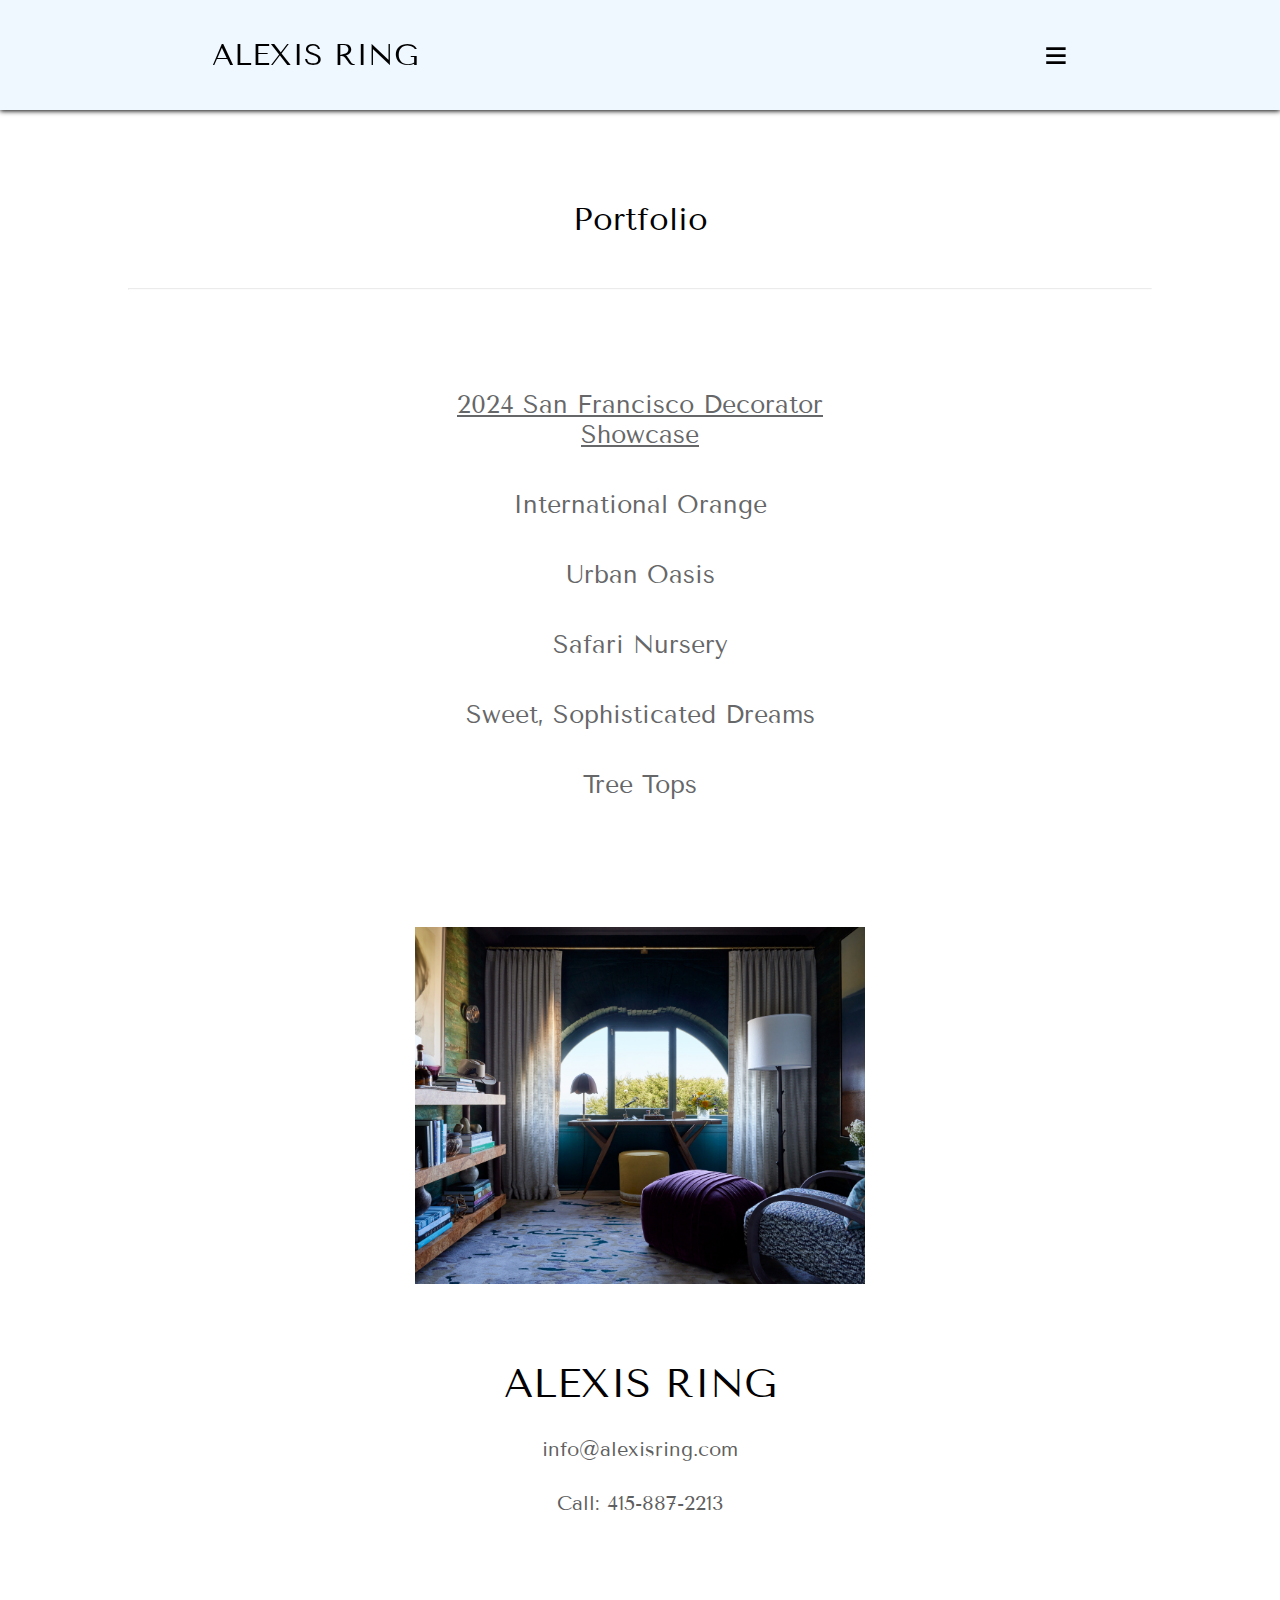
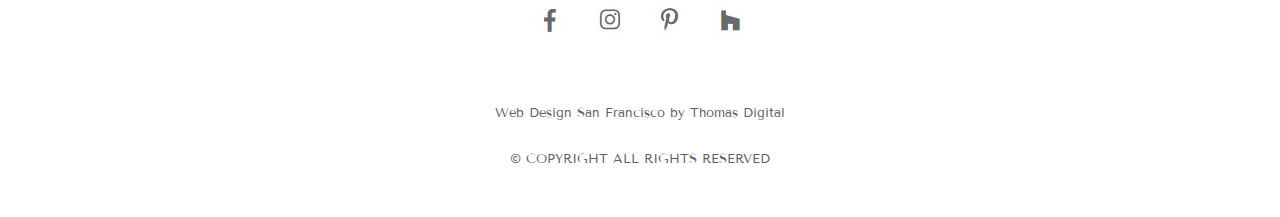
<file: portfolio-pages/port1.html>
<!DOCTYPE html>
<html lang="en">
<head>
    <meta charset="UTF-8">
    <meta name="viewport" content="width=device-width, initial-scale=1.0">
    <title>Interior Design San Francisco | Alexis Ring Interior Design</title>
    <link rel="stylesheet" href="../styles/util.css">
    <link rel="stylesheet" href="../styles/header2.css">
    <link rel="stylesheet" href="../styles/index.css">
    <link rel="stylesheet" href="../styles/footer.css">
    <link rel="stylesheet" href="../styles/about.css">
    <link rel="stylesheet" href="../styles/portfolio.css">
    <link rel="stylesheet" href="../styles/testimonial.css">
    <link rel="stylesheet" href="../styles/contact.css">
    <link rel="stylesheet" href="../styles/responsivness1.css">
    <link rel="stylesheet" href="../styles/responsivness2.css">


</head>

<body>
<div class="main">
    <div class="navbar2">
        <a href="../index.html" class="noBlank">
            <div class="logo">ALEXIS RING</div>
        </a>
        <ul>
            <li><a href="../index.html" class="noBlank">Home</a></li>
            <li><a href="../about.html" class="noBlank">About</a></li>
            <li><a href="../port1.html" class="noBlank">Portfolio</a></li>
            <li><a href="../testimonial.html" class="noBlank">Testimonials</a></li>
            <li><a href="../contact.html" class="noBlank">Contact</a></li>
        </ul>
    </div>

    <div class="navbar2-res">
        <a href="../index.html" class="noBlank">
            <div class="logo">ALEXIS RING</div>
        </a>
        <button class="hamburger-icon">&equiv;</button>
    </div>

    <div class="extended-menu">
            <ul>
                <li><a href="../index.html" class="noBlank">Home</a></li>
                <li><a href="../about.html" class="noBlank">About</a></li>
                <li><a href="../portfolio-pages/port1.html" class="noBlank">Portfolio</a></li>
                <li><a href="../testimonial.html" class="noBlank">Testimonials</a></li>
                <li><a href="../contact.html" class="noBlank">Contact</a></li>
                <li class="close-icon">&#10006;</li>
            </ul>
    </div>

    <h1 class="portIntro">Portfolio</h1>
    <hr>
    <div class="portfolio-grid">
    
        <ul>
            <li><a href="port1.html" class="noBlank"><u>2024 San Francisco Decorator Showcase</u></a></li>
            <li><a href="port2.html" class="noBlank">International Orange</a></li>
            <li><a href="port3.html" class="noBlank">Urban Oasis</a></li>
            <li><a href="port4.html" class="noBlank">Safari Nursery</a></li>
            <li><a href="port5.html" class="noBlank">Sweet, Sophisticated Dreams</a></li>
            <li><a href="port6.html" class="noBlank">Tree Tops</a></li>
        </ul>
        <div class="portfolio-img-container">
                <img src="../images/portfolio1.jpg" alt="portfolio">

        </div>
    </div>

    <div class="footer">
        <div class="footer1">
            <div class="footer">
                <div class="general-info">
                    <p>info@alexisring.com</p>
                    <p><a href="../index.html" class="noBlank">ALEXIS RING</a></p>
                    <p>Call: 415-887-2213</p>
                </div>
                <div class="copyright-info">
                    <p><span class="year"></span> &copy; COPYRIGHT ALL RIGHTS RESERVED</p>
                    <p class="social-media">
                        <a href="https://www.facebook.com/AlexisRingInteriorDesign/" target="_blank">
                            <img src="../images/fb.jpg" alt="">
                        </a>
                        <a href="https://www.instagram.com/alexisringinteriordesign/" target="_blank">
                            <img src="../images/insta.jpg" alt="">
                        </a>
                        <a href="https://www.pinterest.com/alexisring_interiordesign/" target="_blank">
                            <img src="../images/pintrest.jpg" alt="">
                        </a>
        
                        <a href="https://www.houzz.com/pro/webuser-255713969/alexis-ring-interior-design" target="_blank">
                            <img src="../images/houzz.jpg" alt="">
                        </a>
                    </p>
                    <p>Web Design San Francisco by Thomas Digital</p>
                </div>
            </div>
        </div>
    </div>

</div>

<script src="../scripts/navbar.js"></script>
<script src="../scripts/util.js"></script>
<script src="../scripts/testimonial.js"></script>


</body>
</html>
</file>
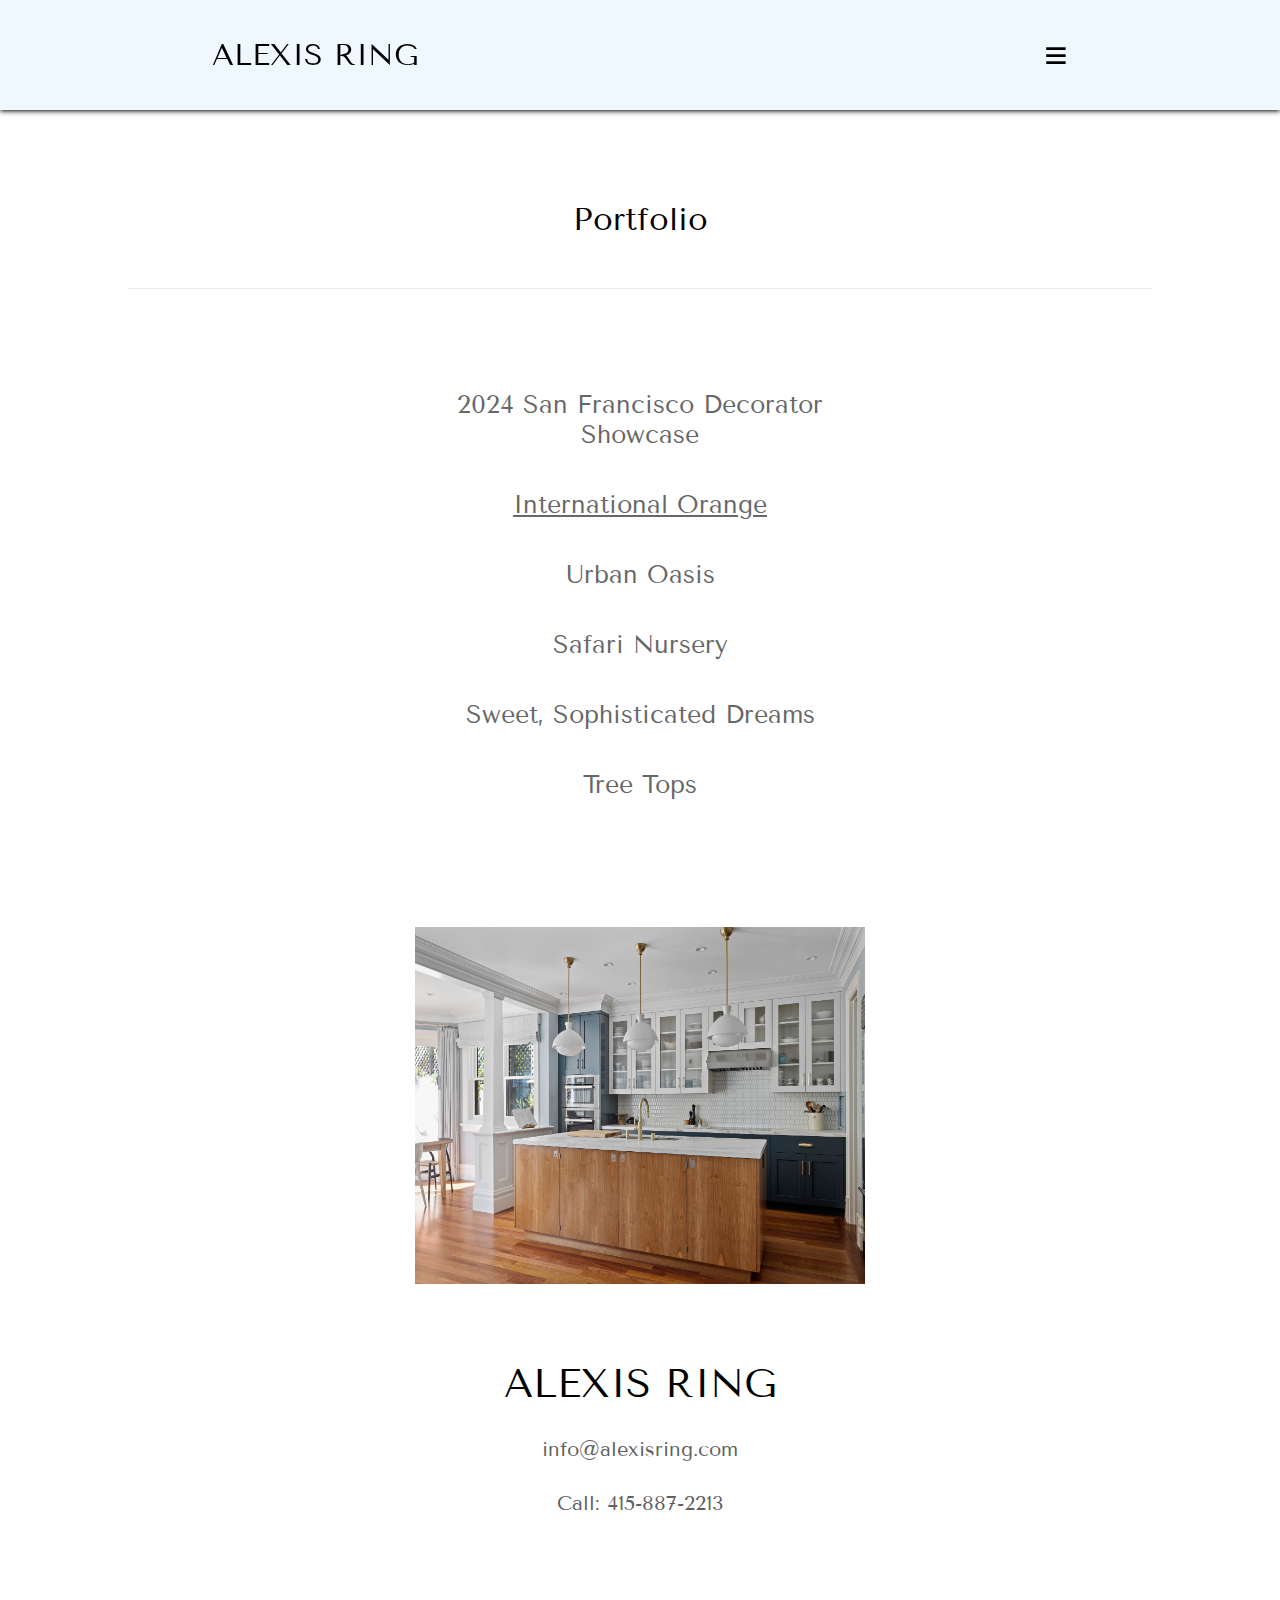
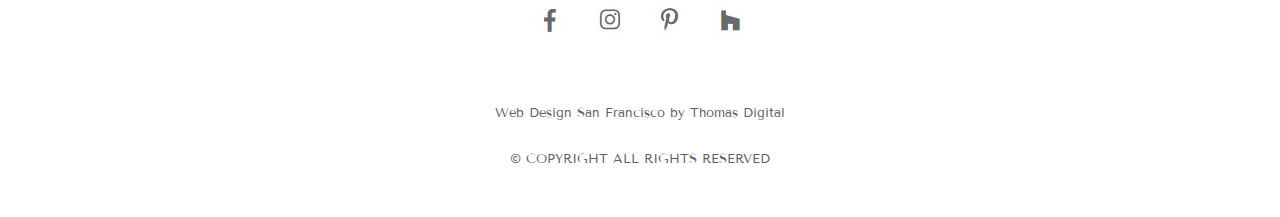
<file: portfolio-pages/port2.html>
<!DOCTYPE html>
<html lang="en">
<head>
    <meta charset="UTF-8">
    <meta name="viewport" content="width=device-width, initial-scale=1.0">
    <title>Interior Design San Francisco | Alexis Ring Interior Design</title>
    <link rel="stylesheet" href="../styles/util.css">
    <link rel="stylesheet" href="../styles/header2.css">
    <link rel="stylesheet" href="../styles/index.css">
    <link rel="stylesheet" href="../styles/footer.css">
    <link rel="stylesheet" href="../styles/about.css">
    <link rel="stylesheet" href="../styles/portfolio.css">
    <link rel="stylesheet" href="../styles/testimonial.css">
    <link rel="stylesheet" href="../styles/contact.css">
    <link rel="stylesheet" href="../styles/responsivness1.css">
    <link rel="stylesheet" href="../styles/responsivness2.css">


</head>

<body>
<div class="main">
    <div class="navbar2">
        <a href="../index.html" class="noBlank">
            <div class="logo">ALEXIS RING</div>
        </a>
        <ul>
            <li><a href="../index.html" class="noBlank">Home</a></li>
            <li><a href="../about.html" class="noBlank">About</a></li>
            <li><a href="../portfolio-pages/port1.html" class="noBlank">Portfolio</a></li>
            <li><a href="../testimonial.html" class="noBlank">Testimonials</a></li>
            <li><a href="../contact.html" class="noBlank">Contact</a></li>
        </ul>
    </div>

    <div class="navbar2-res">
        <a href="../index.html" class="noBlank">
            <div class="logo">ALEXIS RING</div>
        </a>
        <button class="hamburger-icon">&equiv;</button>
    </div>

    <div class="extended-menu">
            <ul>
                <li><a href="../index.html" class="noBlank">Home</a></li>
                <li><a href="../about.html" class="noBlank">About</a></li>
                <li><a href="../portfolio-pages/port1.html" class="noBlank">Portfolio</a></li>
                <li><a href="../testimonial.html" class="noBlank">Testimonials</a></li>
                <li><a href="../contact.html" class="noBlank">Contact</a></li>
                <li class="close-icon">&#10006;</li>
            </ul>
    </div>

    <h1 class="portIntro">Portfolio</h1>
    <hr>
    <div class="portfolio-grid">
    
        <ul>
            <li><a href="port1.html" class="noBlank">2024 San Francisco Decorator Showcase</a></li>
            <li><a href="port2.html" class="noBlank"><u>International Orange</u></a></li>
            <li><a href="port3.html" class="noBlank">Urban Oasis</a></li>
            <li><a href="port4.html" class="noBlank">Safari Nursery</a></li>
            <li><a href="port5.html" class="noBlank">Sweet, Sophisticated Dreams</a></li>
            <li><a href="port6.html" class="noBlank">Tree Tops</a></li>
        </ul>
        <div class="portfolio-img-container">
                <img src="../images/portfolio2.jpg" alt="portfolio">

        </div>
    </div>

    <div class="footer">
        <div class="footer1">
            <div class="footer">
                <div class="general-info">
                    <p>info@alexisring.com</p>
                    <p><a href="../index.html" class="noBlank">ALEXIS RING</a></p>
                    <p>Call: 415-887-2213</p>
                </div>
                <div class="copyright-info">
                    <p><span class="year"></span> &copy; COPYRIGHT ALL RIGHTS RESERVED</p>
                    <p class="social-media">
                        <a href="https://www.facebook.com/AlexisRingInteriorDesign/" target="_blank">
                            <img src="../images/fb.jpg" alt="">
                        </a>
                        <a href="https://www.instagram.com/alexisringinteriordesign/" target="_blank">
                            <img src="../images/insta.jpg" alt="">
                        </a>
                        <a href="https://www.pinterest.com/alexisring_interiordesign/" target="_blank">
                            <img src="../images/pintrest.jpg" alt="">
                        </a>
        
                        <a href="https://www.houzz.com/pro/webuser-255713969/alexis-ring-interior-design" target="_blank">
                            <img src="../images/houzz.jpg" alt="">
                        </a>
                    </p>
                    <p>Web Design San Francisco by Thomas Digital</p>
                </div>
            </div>
        </div>
    </div>

</div>

<script src="../scripts/navbar.js"></script>
<script src="../scripts/util.js"></script>
<script src="../scripts/testimonial.js"></script>


</body>
</html>
</file>
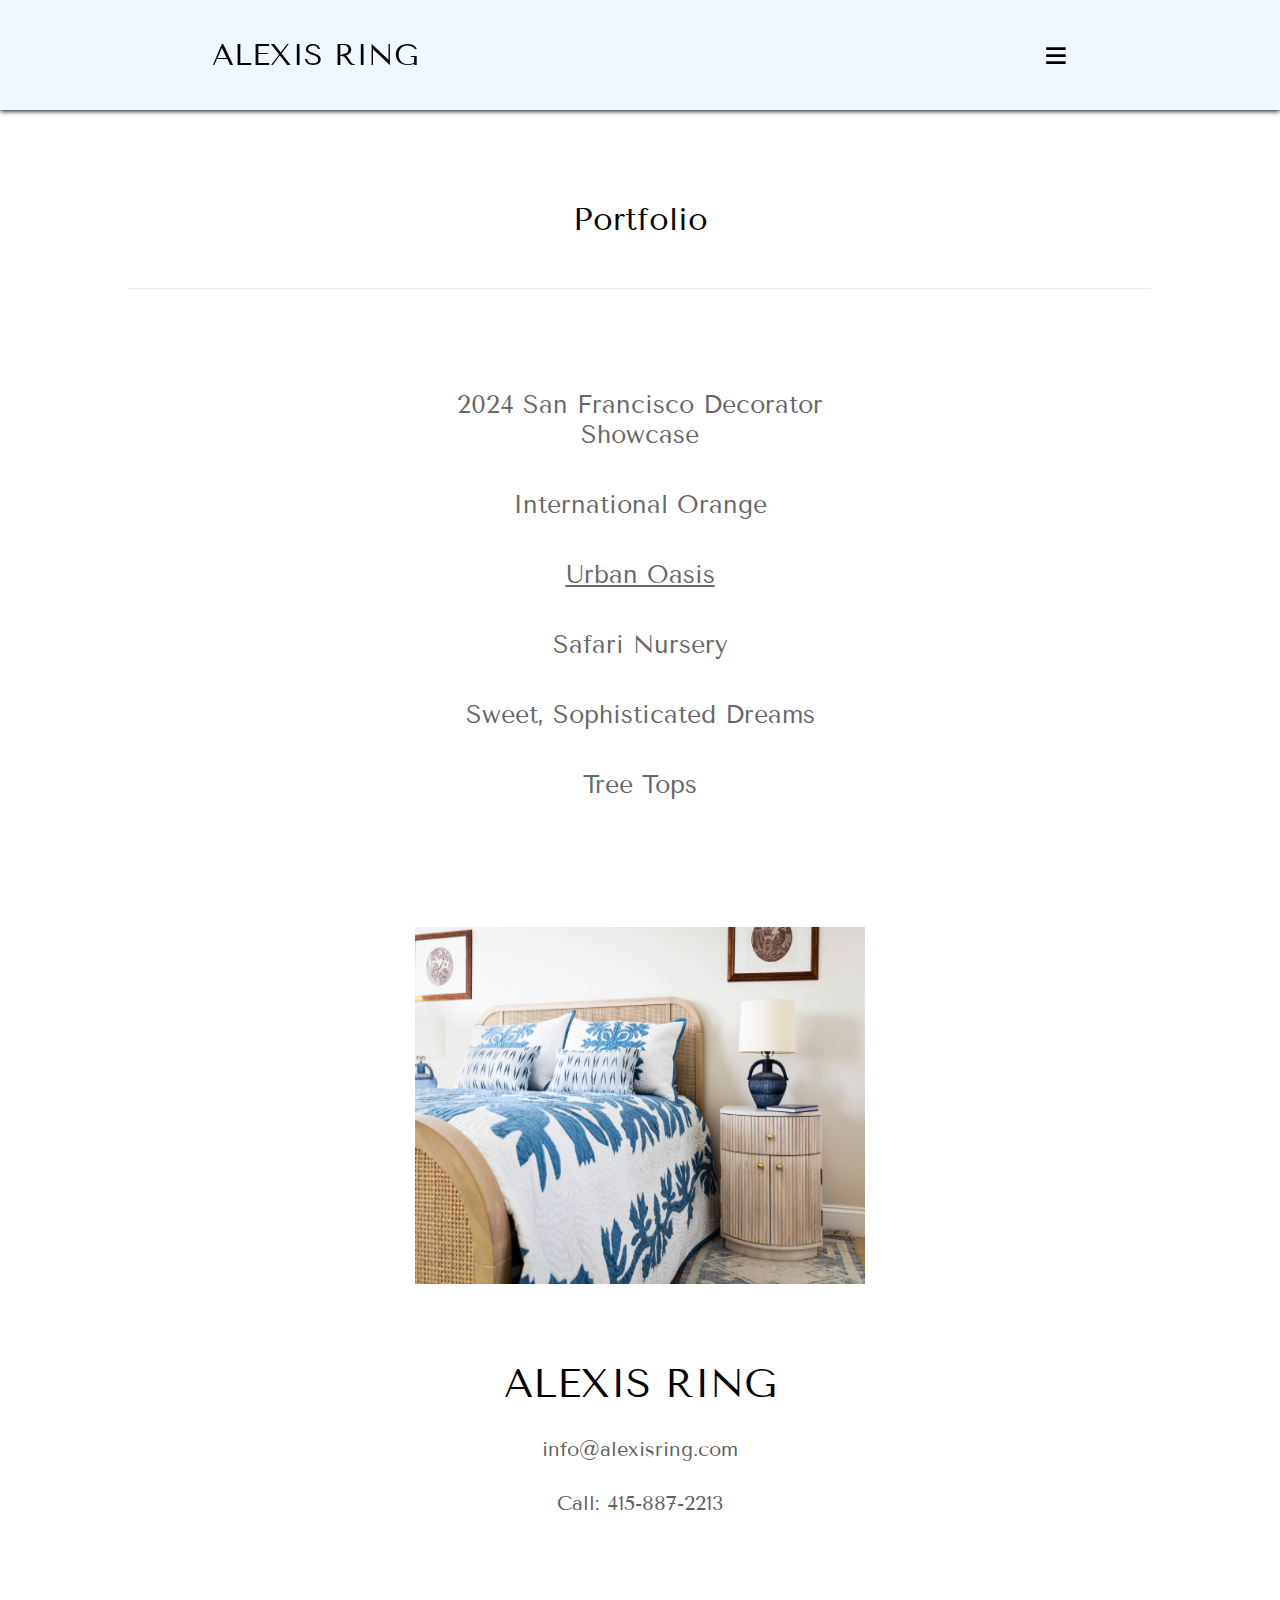
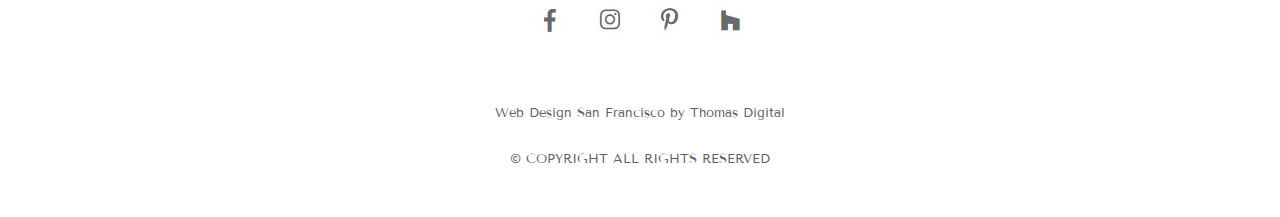
<file: portfolio-pages/port3.html>
<!DOCTYPE html>
<html lang="en">
<head>
    <meta charset="UTF-8">
    <meta name="viewport" content="width=device-width, initial-scale=1.0">
    <title>Interior Design San Francisco | Alexis Ring Interior Design</title>
    <link rel="stylesheet" href="../styles/util.css">
    <link rel="stylesheet" href="../styles/header2.css">
    <link rel="stylesheet" href="../styles/index.css">
    <link rel="stylesheet" href="../styles/footer.css">
    <link rel="stylesheet" href="../styles/about.css">
    <link rel="stylesheet" href="../styles/portfolio.css">
    <link rel="stylesheet" href="../styles/testimonial.css">
    <link rel="stylesheet" href="../styles/contact.css">
    <link rel="stylesheet" href="../styles/responsivness1.css">
    <link rel="stylesheet" href="../styles/responsivness2.css">


</head>

<body>
<div class="main">
    <div class="navbar2">
        <a href="../index.html" class="noBlank">
            <div class="logo">ALEXIS RING</div>
        </a>
        <ul>
            <li><a href="../index.html" class="noBlank">Home</a></li>
            <li><a href="../about.html" class="noBlank">About</a></li>
            <li><a href="../port1.html" class="noBlank">Portfolio</a></li>
            <li><a href="../testimonial.html" class="noBlank">Testimonials</a></li>
            <li><a href="../contact.html" class="noBlank">Contact</a></li>
        </ul>
    </div>

    <div class="navbar2-res">
        <a href="../index.html" class="noBlank">
            <div class="logo">ALEXIS RING</div>
        </a>
        <button class="hamburger-icon">&equiv;</button>
    </div>

    <div class="extended-menu">
            <ul>
                <li><a href="../index.html" class="noBlank">Home</a></li>
                <li><a href="../about.html" class="noBlank">About</a></li>
                <li><a href="../portfolio-pages/port1.html" class="noBlank">Portfolio</a></li>
                <li><a href="../testimonial.html" class="noBlank">Testimonials</a></li>
                <li><a href="../contact.html" class="noBlank">Contact</a></li>
                <li class="close-icon">&#10006;</li>
            </ul>
    </div>

    <h1 class="portIntro">Portfolio</h1>
    <hr>
    <div class="portfolio-grid">
    
        <ul>
            <li><a href="port1.html" class="noBlank">2024 San Francisco Decorator Showcase</a></li>
            <li><a href="port2.html" class="noBlank">International Orange</a></li>
            <li><a href="port3.html" class="noBlank"><u>Urban Oasis</u></a></li>
            <li><a href="port4.html" class="noBlank">Safari Nursery</a></li>
            <li><a href="port5.html" class="noBlank">Sweet, Sophisticated Dreams</a></li>
            <li><a href="port6.html" class="noBlank">Tree Tops</a></li>
        </ul>
        <div class="portfolio-img-container">
                <img src="../images/portfolio3.jpg" alt="portfolio">

        </div>
    </div>

    <div class="footer">
        <div class="footer1">
            <div class="footer">
                <div class="general-info">
                    <p>info@alexisring.com</p>
                    <p><a href="../index.html" class="noBlank">ALEXIS RING</a></p>
                    <p>Call: 415-887-2213</p>
                </div>
                <div class="copyright-info">
                    <p><span class="year"></span> &copy; COPYRIGHT ALL RIGHTS RESERVED</p>
                    <p class="social-media">
                        <a href="https://www.facebook.com/AlexisRingInteriorDesign/" target="_blank">
                            <img src="../images/fb.jpg" alt="">
                        </a>
                        <a href="https://www.instagram.com/alexisringinteriordesign/" target="_blank">
                            <img src="../images/insta.jpg" alt="">
                        </a>
                        <a href="https://www.pinterest.com/alexisring_interiordesign/" target="_blank">
                            <img src="../images/pintrest.jpg" alt="">
                        </a>
        
                        <a href="https://www.houzz.com/pro/webuser-255713969/alexis-ring-interior-design" target="_blank">
                            <img src="../images/houzz.jpg" alt="">
                        </a>
                    </p>
                    <p>Web Design San Francisco by Thomas Digital</p>
                </div>
            </div>
        </div>
    </div>

</div>

<script src="../scripts/navbar.js"></script>
<script src="../scripts/util.js"></script>
<script src="../scripts/testimonial.js"></script>


</body>
</html>
</file>
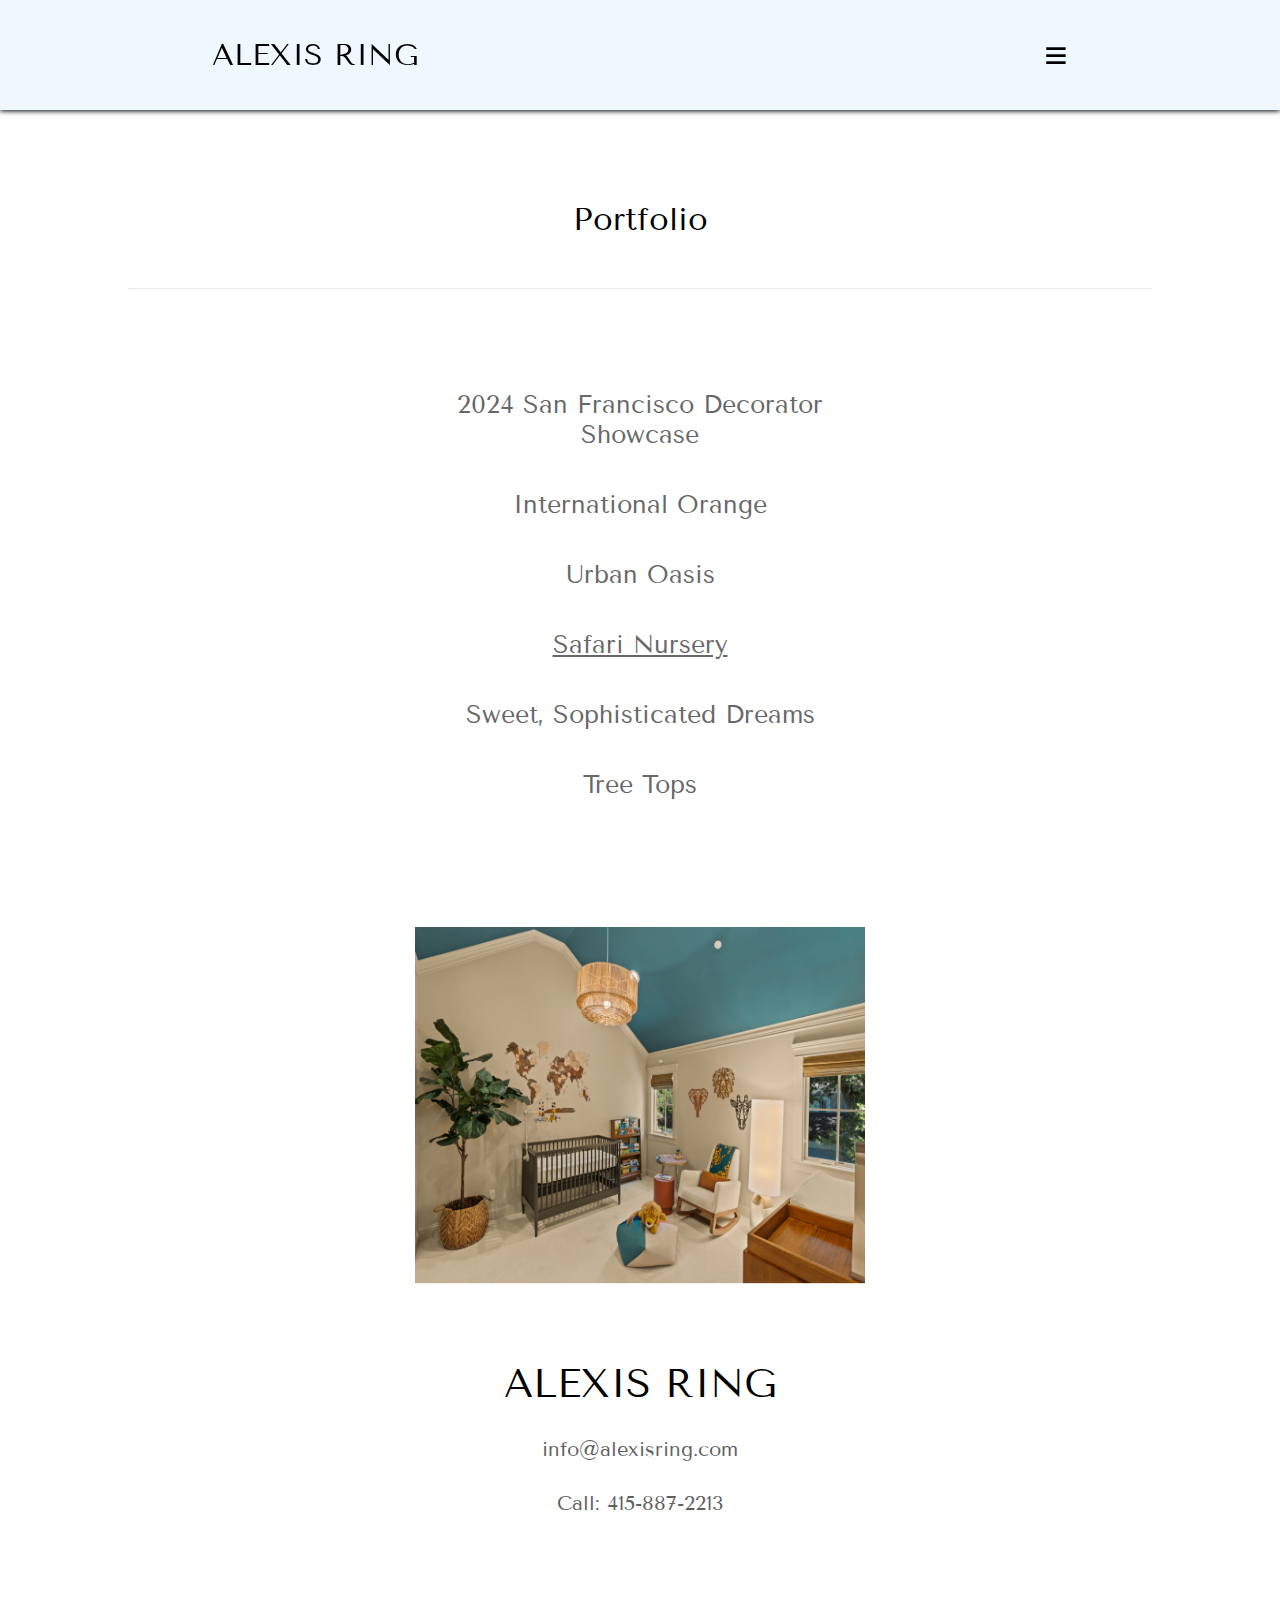
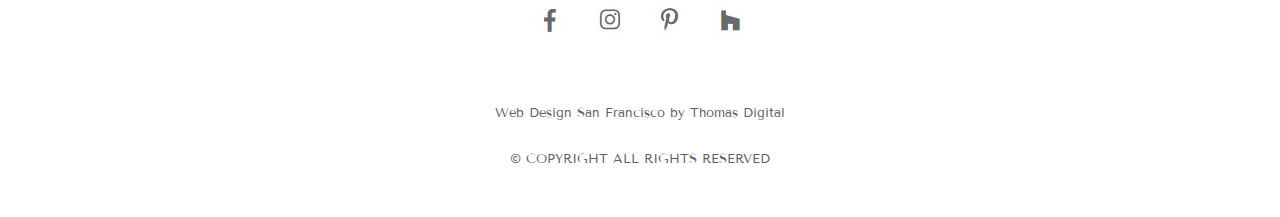
<file: portfolio-pages/port4.html>
<!DOCTYPE html>
<html lang="en">
<head>
    <meta charset="UTF-8">
    <meta name="viewport" content="width=device-width, initial-scale=1.0">
    <title>Interior Design San Francisco | Alexis Ring Interior Design</title>
    <link rel="stylesheet" href="../styles/util.css">
    <link rel="stylesheet" href="../styles/header2.css">
    <link rel="stylesheet" href="../styles/index.css">
    <link rel="stylesheet" href="../styles/footer.css">
    <link rel="stylesheet" href="../styles/about.css">
    <link rel="stylesheet" href="../styles/portfolio.css">
    <link rel="stylesheet" href="../styles/testimonial.css">
    <link rel="stylesheet" href="../styles/contact.css">
    <link rel="stylesheet" href="../styles/responsivness1.css">
    <link rel="stylesheet" href="../styles/responsivness2.css">


</head>

<body>
<div class="main">
    <div class="navbar2">
        <a href="../index.html" class="noBlank">
            <div class="logo">ALEXIS RING</div>
        </a>
        <ul>
            <li><a href="../index.html" class="noBlank">Home</a></li>
            <li><a href="../about.html" class="noBlank">About</a></li>
            <li><a href="../port1.html" class="noBlank">Portfolio</a></li>
            <li><a href="../testimonial.html" class="noBlank">Testimonials</a></li>
            <li><a href="../contact.html" class="noBlank">Contact</a></li>
        </ul>
    </div>

    <div class="navbar2-res">
        <a href="../index.html" class="noBlank">
            <div class="logo">ALEXIS RING</div>
        </a>
        <button class="hamburger-icon">&equiv;</button>
    </div>

    <div class="extended-menu">
            <ul>
                <li><a href="../index.html" class="noBlank">Home</a></li>
                <li><a href="../about.html" class="noBlank">About</a></li>
                <li><a href="../portfolio-pages/port1.html" class="noBlank">Portfolio</a></li>
                <li><a href="../testimonial.html" class="noBlank">Testimonials</a></li>
                <li><a href="../contact.html" class="noBlank">Contact</a></li>
                <li class="close-icon">&#10006;</li>
            </ul>
    </div>

    <h1 class="portIntro">Portfolio</h1>
    <hr>
    <div class="portfolio-grid">
    
        <ul>
            <li><a href="port1.html" class="noBlank">2024 San Francisco Decorator Showcase</a></li>
            <li><a href="port2.html" class="noBlank">International Orange</a></li>
            <li><a href="port3.html" class="noBlank">Urban Oasis</a></li>
            <li><a href="port4.html" class="noBlank"><u>Safari Nursery</u></a></li>
            <li><a href="port5.html" class="noBlank">Sweet, Sophisticated Dreams</a></li>
            <li><a href="port6.html" class="noBlank">Tree Tops</a></li>
        </ul>
        <div class="portfolio-img-container">
                <img src="../images/portfolio4.jpg" alt="portfolio">

        </div>
    </div>

    <div class="footer">
        <div class="footer1">
            <div class="footer">
                <div class="general-info">
                    <p>info@alexisring.com</p>
                    <p><a href="../index.html" class="noBlank">ALEXIS RING</a></p>
                    <p>Call: 415-887-2213</p>
                </div>
                <div class="copyright-info">
                    <p><span class="year"></span> &copy; COPYRIGHT ALL RIGHTS RESERVED</p>
                    <p class="social-media">
                        <a href="https://www.facebook.com/AlexisRingInteriorDesign/" target="_blank">
                            <img src="../images/fb.jpg" alt="">
                        </a>
                        <a href="https://www.instagram.com/alexisringinteriordesign/" target="_blank">
                            <img src="../images/insta.jpg" alt="">
                        </a>
                        <a href="https://www.pinterest.com/alexisring_interiordesign/" target="_blank">
                            <img src="../images/pintrest.jpg" alt="">
                        </a>
        
                        <a href="https://www.houzz.com/pro/webuser-255713969/alexis-ring-interior-design" target="_blank">
                            <img src="../images/houzz.jpg" alt="">
                        </a>
                    </p>
                    <p>Web Design San Francisco by Thomas Digital</p>
                </div>
            </div>
        </div>
    </div>

</div>

<script src="../scripts/navbar.js"></script>
<script src="../scripts/util.js"></script>
<script src="../scripts/testimonial.js"></script>


</body>
</html>
</file>
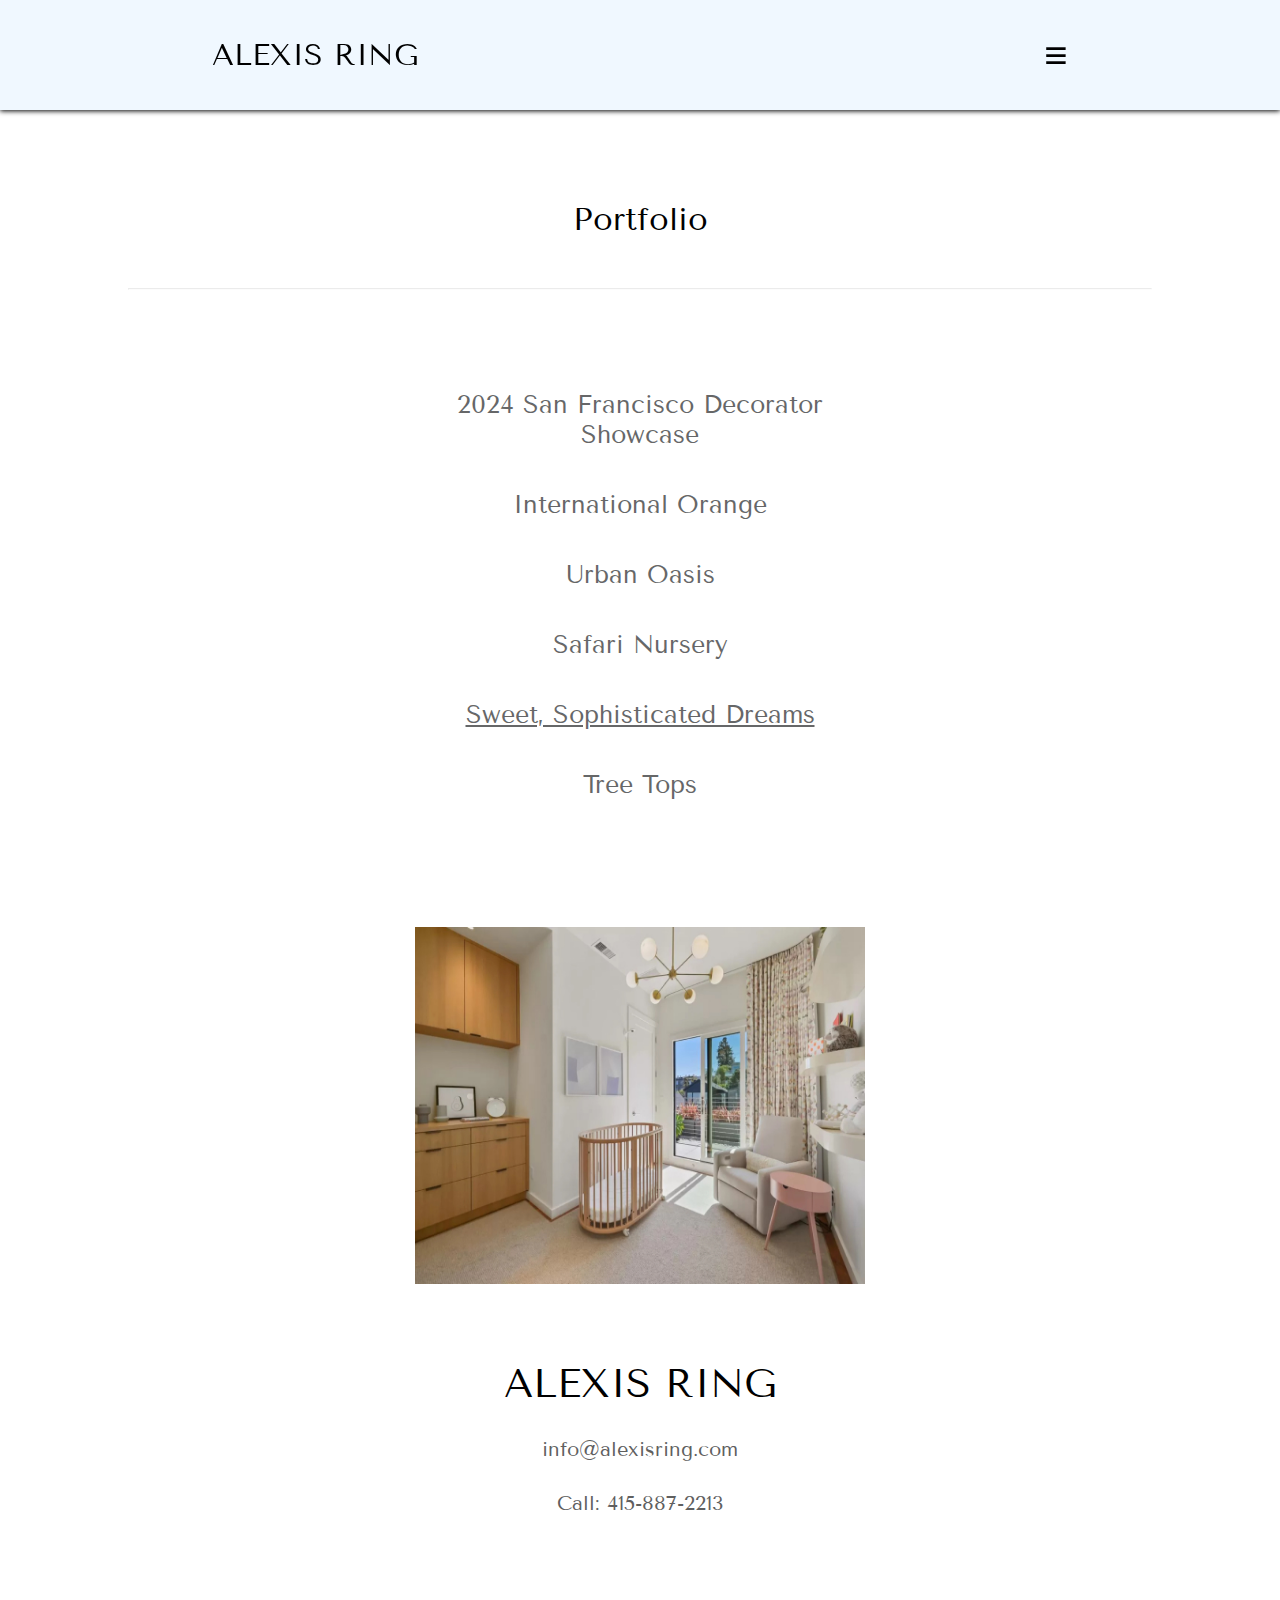
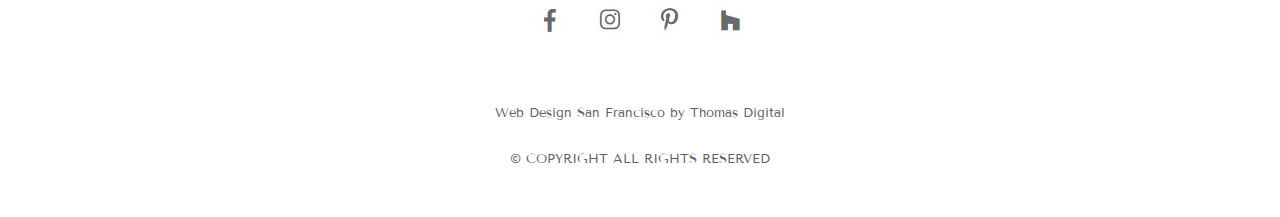
<file: portfolio-pages/port5.html>
<!DOCTYPE html>
<html lang="en">
<head>
    <meta charset="UTF-8">
    <meta name="viewport" content="width=device-width, initial-scale=1.0">
    <title>Interior Design San Francisco | Alexis Ring Interior Design</title>
    <link rel="stylesheet" href="../styles/util.css">
    <link rel="stylesheet" href="../styles/header2.css">
    <link rel="stylesheet" href="../styles/index.css">
    <link rel="stylesheet" href="../styles/footer.css">
    <link rel="stylesheet" href="../styles/about.css">
    <link rel="stylesheet" href="../styles/portfolio.css">
    <link rel="stylesheet" href="../styles/testimonial.css">
    <link rel="stylesheet" href="../styles/contact.css">
    <link rel="stylesheet" href="../styles/responsivness1.css">
    <link rel="stylesheet" href="../styles/responsivness2.css">


</head>

<body>
<div class="main">
    <div class="navbar2">
        <a href="../index.html" class="noBlank">
            <div class="logo">ALEXIS RING</div>
        </a>
        <ul>
            <li><a href="../index.html" class="noBlank">Home</a></li>
            <li><a href="../about.html" class="noBlank">About</a></li>
            <li><a href="../port1.html" class="noBlank">Portfolio</a></li>
            <li><a href="../testimonial.html" class="noBlank">Testimonials</a></li>
            <li><a href="../contact.html" class="noBlank">Contact</a></li>
        </ul>
    </div>

    <div class="navbar2-res">
        <a href="../index.html" class="noBlank">
            <div class="logo">ALEXIS RING</div>
        </a>
        <button class="hamburger-icon">&equiv;</button>
    </div>

    <div class="extended-menu">
            <ul>
                <li><a href="../index.html" class="noBlank">Home</a></li>
                <li><a href="../about.html" class="noBlank">About</a></li>
                <li><a href="../portfolio-pages/port1.html" class="noBlank">Portfolio</a></li>
                <li><a href="../testimonial.html" class="noBlank">Testimonials</a></li>
                <li><a href="../contact.html" class="noBlank">Contact</a></li>
                <li class="close-icon">&#10006;</li>
            </ul>
    </div>

    <h1 class="portIntro">Portfolio</h1>
    <hr>
    <div class="portfolio-grid">
    
        <ul>
            <li><a href="port1.html" class="noBlank">2024 San Francisco Decorator Showcase</a></li>
            <li><a href="port2.html" class="noBlank">International Orange</a></li>
            <li><a href="port3.html" class="noBlank">Urban Oasis</a></li>
            <li><a href="port4.html" class="noBlank">Safari Nursery</a></li>
            <li><a href="port5.html" class="noBlank"><u>Sweet, Sophisticated Dreams</u></a></li>
            <li><a href="port6.html" class="noBlank">Tree Tops</a></li>
        </ul>
        <div class="portfolio-img-container">
                <img src="../images/portfolio5.jpg" alt="portfolio">

        </div>
    </div>

    <div class="footer">
        <div class="footer1">
            <div class="footer">
                <div class="general-info">
                    <p>info@alexisring.com</p>
                    <p><a href="../index.html" class="noBlank">ALEXIS RING</a></p>
                    <p>Call: 415-887-2213</p>
                </div>
                <div class="copyright-info">
                    <p><span class="year"></span> &copy; COPYRIGHT ALL RIGHTS RESERVED</p>
                    <p class="social-media">
                        <a href="https://www.facebook.com/AlexisRingInteriorDesign/" target="_blank">
                            <img src="../images/fb.jpg" alt="">
                        </a>
                        <a href="https://www.instagram.com/alexisringinteriordesign/" target="_blank">
                            <img src="../images/insta.jpg" alt="">
                        </a>
                        <a href="https://www.pinterest.com/alexisring_interiordesign/" target="_blank">
                            <img src="../images/pintrest.jpg" alt="">
                        </a>
        
                        <a href="https://www.houzz.com/pro/webuser-255713969/alexis-ring-interior-design" target="_blank">
                            <img src="../images/houzz.jpg" alt="">
                        </a>
                    </p>
                    <p>Web Design San Francisco by Thomas Digital</p>
                </div>
            </div>
        </div>
    </div>

</div>

<script src="../scripts/navbar.js"></script>
<script src="../scripts/util.js"></script>
<script src="../scripts/testimonial.js"></script>


</body>
</html>
</file>
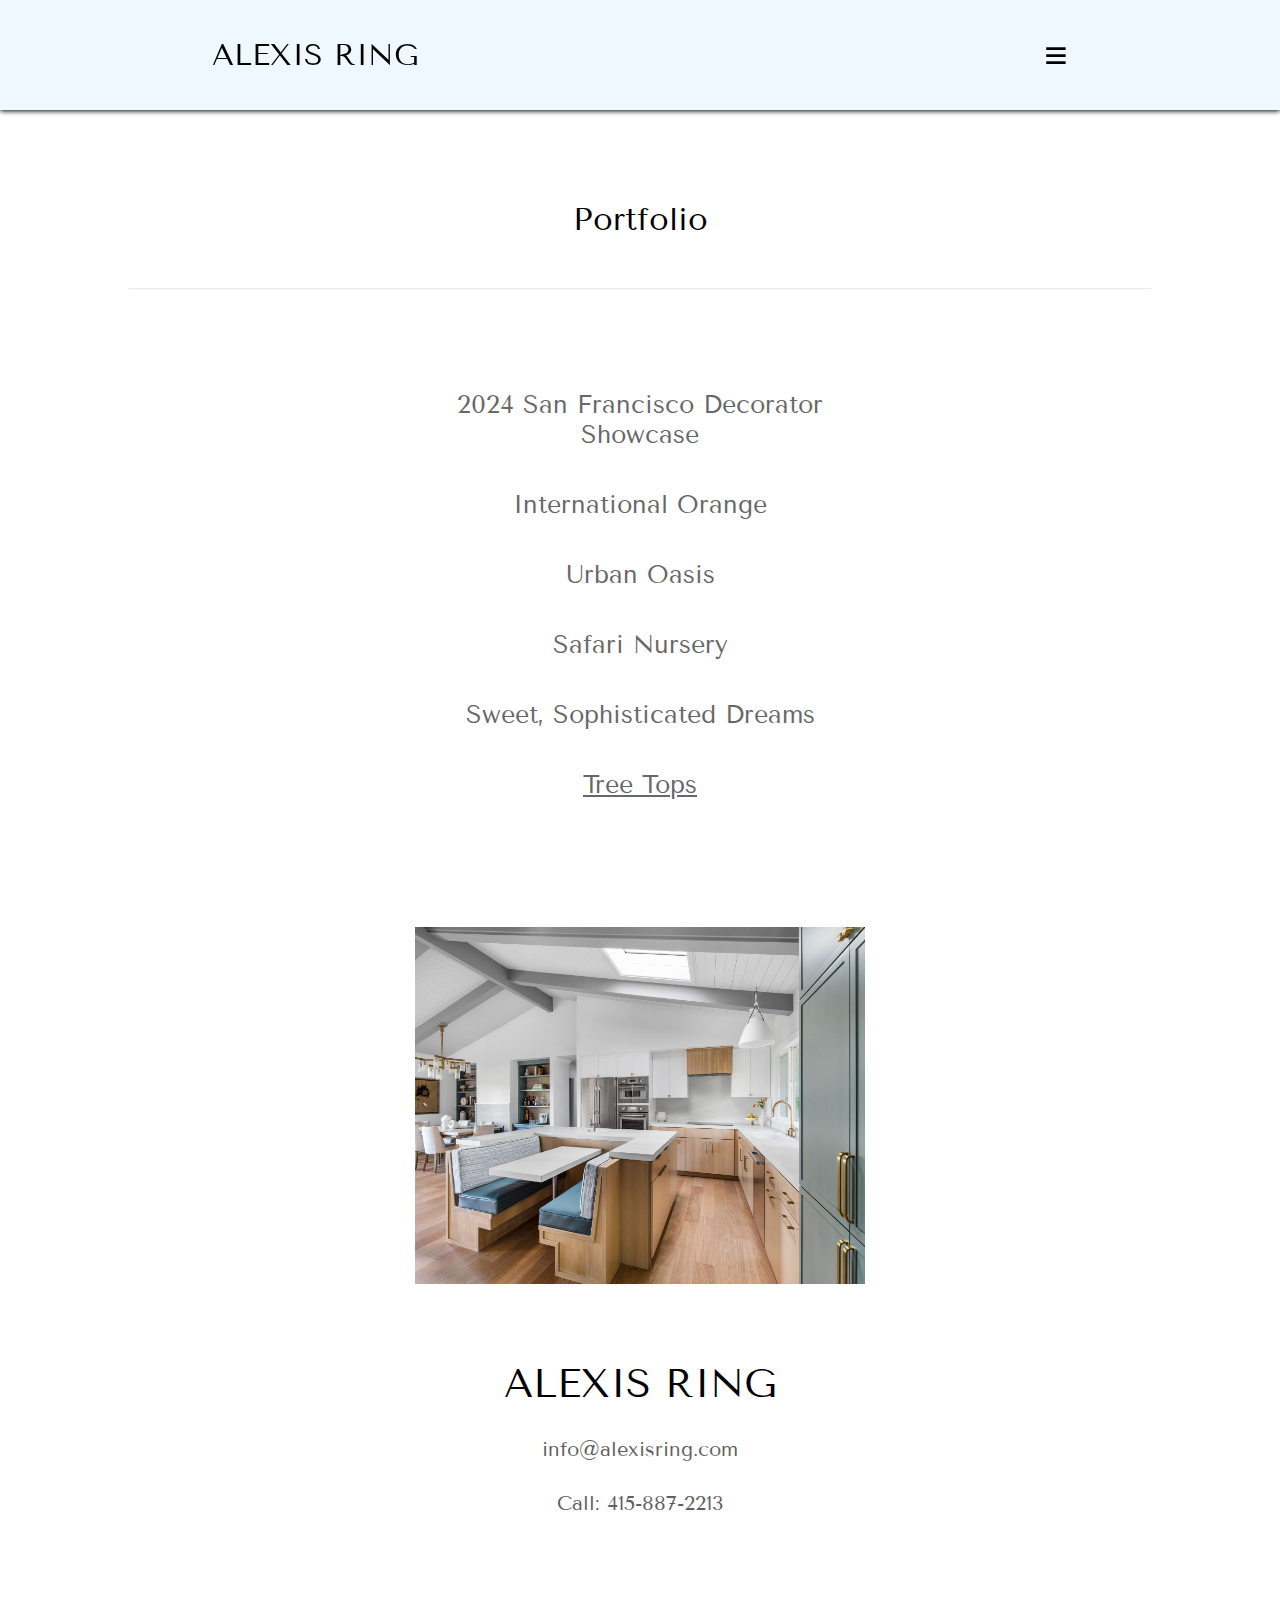
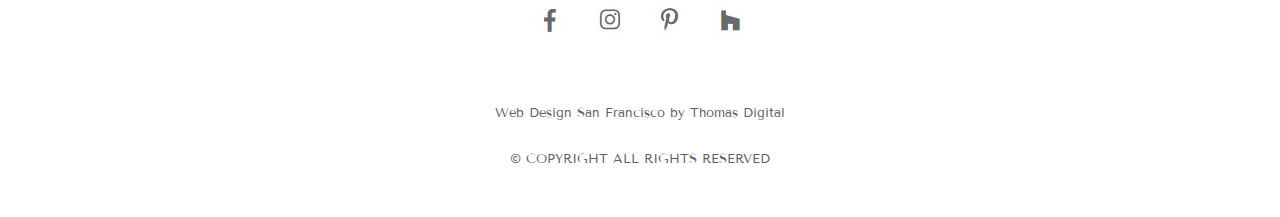
<file: portfolio-pages/port6.html>
<!DOCTYPE html>
<html lang="en">
<head>
    <meta charset="UTF-8">
    <meta name="viewport" content="width=device-width, initial-scale=1.0">
    <title>Interior Design San Francisco | Alexis Ring Interior Design</title>
    <link rel="stylesheet" href="../styles/util.css">
    <link rel="stylesheet" href="../styles/header2.css">
    <link rel="stylesheet" href="../styles/index.css">
    <link rel="stylesheet" href="../styles/footer.css">
    <link rel="stylesheet" href="../styles/about.css">
    <link rel="stylesheet" href="../styles/portfolio.css">
    <link rel="stylesheet" href="../styles/testimonial.css">
    <link rel="stylesheet" href="../styles/contact.css">
    <link rel="stylesheet" href="../styles/responsivness1.css">
    <link rel="stylesheet" href="../styles/responsivness2.css">


</head>

<body>
<div class="main">
    <div class="navbar2">
        <a href="../index.html" class="noBlank">
            <div class="logo">ALEXIS RING</div>
        </a>
        <ul>
            <li><a href="../index.html" class="noBlank">Home</a></li>
            <li><a href="../about.html" class="noBlank">About</a></li>
            <li><a href="../port1.html" class="noBlank">Portfolio</a></li>
            <li><a href="../testimonial.html" class="noBlank">Testimonials</a></li>
            <li><a href="../contact.html" class="noBlank">Contact</a></li>
        </ul>
    </div>

    <div class="navbar2-res">
        <a href="../index.html" class="noBlank">
            <div class="logo">ALEXIS RING</div>
        </a>
        <button class="hamburger-icon">&equiv;</button>
    </div>

    <div class="extended-menu">
            <ul>
                <li><a href="../index.html" class="noBlank">Home</a></li>
                <li><a href="../about.html" class="noBlank">About</a></li>
                <li><a href="../portfolio-pages/port1.html" class="noBlank">Portfolio</a></li>
                <li><a href="../testimonial.html" class="noBlank">Testimonials</a></li>
                <li><a href="../contact.html" class="noBlank">Contact</a></li>
                <li class="close-icon">&#10006;</li>
            </ul>
    </div>

    <h1 class="portIntro">Portfolio</h1>
    <hr>
    <div class="portfolio-grid">
    
        <ul>
            <li><a href="port1.html" class="noBlank">2024 San Francisco Decorator Showcase</a></li>
            <li><a href="port2.html" class="noBlank">International Orange</a></li>
            <li><a href="port3.html" class="noBlank">Urban Oasis</a></li>
            <li><a href="port4.html" class="noBlank">Safari Nursery</a></li>
            <li><a href="port5.html" class="noBlank">Sweet, Sophisticated Dreams</a></li>
            <li><a href="port6.html" class="noBlank"><u>Tree Tops</u></a></li>
        </ul>
        <div class="portfolio-img-container">
                <img src="../images/portfolio6.jpg" alt="portfolio">

        </div>
    </div>

    <div class="footer">
        <div class="footer1">
            <div class="footer">
                <div class="general-info">
                    <p>info@alexisring.com</p>
                    <p><a href="../index.html" class="noBlank">ALEXIS RING</a></p>
                    <p>Call: 415-887-2213</p>
                </div>
                <div class="copyright-info">
                    <p><span class="year"></span> &copy; COPYRIGHT ALL RIGHTS RESERVED</p>
                    <p class="social-media">
                        <a href="https://www.facebook.com/AlexisRingInteriorDesign/" target="_blank">
                            <img src="../images/fb.jpg" alt="">
                        </a>
                        <a href="https://www.instagram.com/alexisringinteriordesign/" target="_blank">
                            <img src="../images/insta.jpg" alt="">
                        </a>
                        <a href="https://www.pinterest.com/alexisring_interiordesign/" target="_blank">
                            <img src="../images/pintrest.jpg" alt="">
                        </a>
        
                        <a href="https://www.houzz.com/pro/webuser-255713969/alexis-ring-interior-design" target="_blank">
                            <img src="../images/houzz.jpg" alt="">
                        </a>
                    </p>
                    <p>Web Design San Francisco by Thomas Digital</p>
                </div>
            </div>
        </div>
    </div>

</div>

<script src="../scripts/navbar.js"></script>
<script src="../scripts/util.js"></script>
<script src="../scripts/testimonial.js"></script>


</body>
</html>
</file>
<file: styles/util.css>
@import url('https://fonts.googleapis.com/css2?family=Tenor+Sans&display=swap');

*{
    margin: 0;
    padding: 0;
    box-sizing: border-box;
    font-family: "Tenor Sans", sans-serif;
}

a{
    text-decoration: none;
    color: inherit;
}

html{
    width: 100%;
    height: 100%;
}

body{
    width: 100%;
    height: 100%;
    overflow-x: hidden;
}

hr{
    width: 80vw;
    margin: 50px auto;
    color: black;
    /* height: 1px; */
    /* background-color: red; */
    /* box-shadow: 0px 0px 1px; */
    opacity: 0.2;

}

.hamburger-icon{
    cursor: pointer;
}

.close-icon{
    cursor: pointer;
}

/* width */
::-webkit-scrollbar {
    width: 2px;
}

/* Track */
::-webkit-scrollbar-track {
background: #000000;
}

/* Handle */
::-webkit-scrollbar-thumb {
background: #af9f9f;
}
</file>
<file: styles/header.css>
.main{
    width: 100%;
    min-height: 100%;
    background-color: rgb(255, 255, 255);
}

.extended-menu{
    display: none;
}

.navbar{
    width: 100%;
    height: 110px;
    display: flex;
    justify-content: space-around;
    align-items: center;    
    position: fixed;
    top: 0;
    left: 0;
    background-color: transparent;
    color: aliceblue;
    padding-left: 100px;
    padding-right: 100px;
    /* background-color: red; */
    transition: 0.2s ease-in-out;
}

.navbar .logo{
    font-size: 40px;
    text-align: center;
}

.navbar ul{
    width: 50%;
    margin-left: 200px;
    list-style-type: none;
    display: flex;
    justify-content: space-around;
    text-transform: uppercase;
    font-size: 18px;
    flex-grow: 2;
}

.navbar-res{
    display: none;
}
</file>
<file: styles/index.css>
.main-image{
    width:100vw;
    height: 100vh;
    background-image: url("../images/introImage.jpg");
    background-position: center ;
    background-size: cover;
}

.black-curtain{
    width: 100%;
    height: inherit;
    /* background-size: cover; */
    background-color: rgba(0,0,0,0.3);
}

.main-quote{
    width: 100%;
    height: 200px;
    display: flex;
    justify-content: center;
    align-items: center;
    flex-direction: column;
}

.main-quote h1{
    font-size: 40px;
    color: rgb(37, 37, 37);
    font-weight: 200;
    margin-bottom: 30px;
}

.main-quote h3{
    font-size: 20px;
    color: rgb(79, 78, 78);
    font-weight: 200;
}


/* Portfolio section starts here */

#portfolio-section{
    width: 100%;
    height: 100px;
}

.main .portfolio{
    width: 100%;
    height: auto;
    display: flex;
    justify-content: flex-start;
    align-items: center;
    flex-direction: column;
    /* background-color: red; */
}

.main .portfolio h1{
    margin: 30px;
    font-size: 40px;
    font-weight: 300;
    color: rgb(50, 50, 50);
} 

.main .portfolio .portfolio-container{
    width: 1300px;
    height: 1500px;
    /* background-color: aqua; */
    display: grid;
    grid-template-columns: 1fr 1fr;
    grid-template-rows: 1fr 1fr 1fr;
    gap: 5px 20px; 
}

.portfolio-grid-item{
    /* background-color: red; */
    display: flex;
    justify-content: flex-start;
    align-items: center;
    flex-direction: column;
    gap: 20px;
    
}

.portfolio-grid-item .img-container{
    width: 100%;
    height: 80%;
    background-position: center;
    background-size: cover;
}

.portfolio-grid-item a{
    font-size: 25px;
    text-align: center;
    padding: 0 10px;
}

.portfolio-grid-item a:hover{
    text-decoration: underline;
}

.portfolio1{
    background-image: url("../images/portfolio1.jpg");
}

.portfolio2{
    background-image: url("../images/portfolio2.jpg");
}

.portfolio3{
    background-image: url("../images/portfolio3.jpg");
}

.portfolio4{
    background-image: url("../images/portfolio4.jpg");
}

.portfolio5{
    background-image: url("../images/portfolio5.jpg");
}

.portfolio6{
    background-image: url("../images/portfolio6.jpg");
}

/* Instagram section starts here */ 

.instagram-section{
    max-width: 1300px;
    min-height: 1750px;
    /* background-color: aquamarine; */
    /* margin: 40px auto; */
    display: flex;
    justify-content: space-between;
    align-items: center;
    flex-direction: column;
    margin: 50px auto;
}

.instagram-section h1{
    text-align: center;
    font-weight: 200;
    font-size: 35px;
}

.instagram-section .instagram-grid{
    width: 1200px;
    height: 1500px;
    /* background-color: red; */
    display: grid;
    grid-template-columns: repeat(4, 1fr);
    grid-template-rows: repeat(5, 1fr);
    gap: 20px;
    margin: auto;
}

.instagram-grid-items{
    width: 100%;
    height: 100%;
    background-color: aliceblue;
    background-position: center;
    background-size: cover;
    display: flex;
    justify-content: center;
    align-content: center;
    transition: 0.5s linear;
}

.instagram-grid-items p{

    font-size: 40px;
    color: rgb(255, 255, 255);
    opacity: 0;
    transition: 0.5s;
    transform: scale(0);
    text-align: center;
}

.instagram-grid-items:hover{
    box-shadow: 0 0 0 150px rgba(0,0,0,0.3) inset   ;
}

.instagram-grid-items:hover p{
    opacity: 1;
    transform: scale(1);
}

.instagram-section .followBtn{
    font-size: 15px;
    margin: 20px auto;
    padding: 10px 20px;
    background-color: rgb(23, 163, 245);
    color: aliceblue;
    border-radius: 5px;
}
</file>
<file: styles/footer.css>
.general-info{
    width: 80vw;
    min-height: 10vh;

    margin-left: 10vw;
    display: flex;
    justify-content: space-between;
    align-items: center;
    /* flex-direction: column; */
    
}

.general-info p{
    font-size: 20px;
    color: rgb(95, 95, 95);
    text-align: center;
}

.general-info p:nth-child(2){
    font-size: 40px;
    color: black;
}

.footer .copyright-info{
    width: 80vw;
    min-height: 10vh;
    margin-top: 60px;
    margin-left: 10vw;
    /* background-color: red; */
    display: flex;
    justify-content: space-between;
    align-items: center;
}

.copyright-info p{
    font-size: 13px;
    color: rgb(95, 95, 95);
    text-align: center;
}

.copyright-info .social-media{

    width: 230px;
    height: 100px;
    /* background-color: aqua; */
    display: grid;
    grid-template-columns: 50px 50px 50px 50px;
    grid-template-rows: 100px;
    gap: 0px 10px;
    justify-content: center;
    align-items: center;
}
</file>
<file: styles/about.css>
.main .about-intro{
    text-align: center;
    font-weight: 200;
    margin-top: 150px;
}

.about-section{
    width: 1500px;
    min-height: 600px;
    /* background-color: aqua; */
    margin: auto;
    margin-top: 30px;
    display: grid;
    grid-template-columns: 0.7fr 1.3fr;
    grid-template-rows: 1fr;
    gap: 100px;
}

.sub-section1{
    background-image: url("../images/author.jpg");
    background-size: cover;
    background-position: center;
}

.sub-section2{
    font-size: 20px;
    line-height: 30px;
    color: rgb(100, 100, 101);
    padding: 20px;
}
</file>
<file: styles/portfolio.css>
.portIntro{
    margin-top: 200px;
    margin-left: 10vw;
    font-weight: 200;
    text-align: center;
}

.portfolio-grid{
    /* overflow-x: scroll; */
    width: 1300px;
    min-height: 90vh;
    /* background-color: red; */
    margin: auto;
    display: grid;
    grid-template-columns: 0.4fr 0.6fr;
    grid-template-rows: 1fr;
    /* place-items: center; */
    /* text-align: center; */
}

.portfolio-grid ul{
    width: 100%;
    height: 100%;
    /* background-color: aqua; */
    list-style-type: none;
    display: flex;
    justify-content: flex-start;
    /* align-items: flex-start; */
    flex-direction: column;
    gap: 10%;
    padding: 50px;
    font-size: 25px;
    color: rgb(102, 103, 104);
}

.portfolio-img-container{
    width: 100%;
    height: 100%;
    /* background-color: mediumaquamarine; */
}

.portfolio-img-container img{
    width: 90%;
    height: 70%;
    /* background-color: red; */
    margin: auto;
}
</file>
<file: styles/testimonial.css>
.client-testimonials-head{
    width: 100vw;
    height: 100px;
    margin-top: 200px;
    font-size: 30px;
    font-weight: 500;
    text-align: center;
}

.testimonial{
    width: 60vw;
    min-height: 350px;
    margin-top: 100px;
    margin-left: 20vw;
    /* background-color: red; */
    display: flex;
    justify-content: center;
    align-items: flex-start;
    flex-wrap: wrap;
    
}

.testimonial h2{
    width: 100%;
    /* height: 40px; */
    text-align: center;
    display: flex;
    justify-content: center;
    align-items: center;
    font-size: 30px;
    font-weight: 300;
    
}

.testimonial-img-container{
    margin-top: 30px;
    width: 100%;
    height: 250px;
    display: flex;
    justify-content: center;
    align-items: center;
}

.testimonial-img-container img{
    height: 250px;
    width: 400px;

}

.testimonial-description{
    margin-top: 20px;
    height: auto;
    width: 100%;
    text-align: center;
    font-size: 20px;
    color: rgb(95,95,95);
    line-height: 30px;
}

.special-display{
    display:none;
}

.button-holder{
    width: 100vw;
    height: 100px;
    /* background-color: red; */
    display: flex;
    justify-content: center;
    align-items: center;
    margin-bottom: 100px;
}

#load-more{
    padding: 15px;
    font-size: 25px;
    cursor: pointer;
    outline: none;
    background-color: rgb(255, 255, 255);
    border: 1px solid black;

}

#load-more:hover{
    text-decoration: underline;
    background-color: black;
    color: white;
    transition: 0.4s background-color ease-in-out;
    transition: 0.4s color ease-in-out;
    /* transform: scale(1.1);
    transition: 0.4s transform ease-in-out; */
    
}
</file>
<file: styles/contact.css>
.lets-chat{
    font-weight: 200;
    font-size: 35px;
    margin-top: 150px;
    text-align: center;
}

.contact-section{
    width: 70vw;
    height: 80vh;
    /* background-color: red; */
    margin: auto;
    display: grid;
    grid-template-columns: 0.35fr 0.65fr;
    grid-template-rows: 100%;
    gap: 50px;
}

.contact-image{
    background-image: url('../images/contact-us-img.jpg');
    background-size: cover;
    background-position: center;
    background-repeat: no-repeat;
}

.contact-details{
    display: flex;
    justify-content: flex-start;
    align-items: flex-start;
    flex-direction: column;

}

.contact-details h1{
    font-weight: 200;
    font-size: 30px;
    /* margin-top: 150px; */
    text-align: start;
}

.contact-details .contact-channels{
    margin-top: 50px;
    width: 80%;
    height: auto;
    display: flex;
    justify-content: space-between;
    font-size: 18px;
}

.contact-details .contact-channels img{
    margin-right: 30px;
}

.contact-details .address{
    margin-top: 30px;
    font-size: 18px;
    margin-bottom: 30px;
}

.contact-details .sendMessage{
    margin-top: 40px;
    display: flex;
    flex-wrap: wrap;
    gap: 20px 6%;
}

#firstName, #lastName, #email, #mobileNo{
    width: 47%;
    height: 45px;
    font-size: 15px;
    outline: none;
    border: 1px solid rgb(139, 137, 137);
    padding: 10px;
}

#message{
    width: 100%;
    height: 100px;
    resize: none;
    font-size: 15px;
    outline: none;
    border: 1px solid rgb(139, 137, 137);
    padding: 10px
}

.submitBtn{
    width: 120px;
    height: 50px;
    font-size: 18px;
    text-transform: uppercase;
    background-color: transparent;
    outline: none;
    border: 1px solid black;
    transition: 0.3s ease-in-out;
    cursor: pointer;
}

.submitBtn:hover{
    background-color: black;
    color: aliceblue;
}
</file>
<file: styles/responsivness1.css>
@media (max-width: 1300px) {

    .main{
        overflow-x: hidden;
    }
    .navbar, .navbar2{
        display: none;
    }
    .navbar-res, .navbar2-res{
        width: 100%;
        height: 110px;
        display: flex;
        justify-content: space-around;
        align-items: center;    
        position: fixed;
        top: 0;
        left: 0;
        background-color: transparent;
        color: aliceblue;
        /* padding-left: 100px;
        padding-right: 100px; */
        /* background-color: red; */
        transition: 0.2s ease-in-out;
    }

    .navbar-res .logo, .navbar2-res .logo{
        font-size: 30px;
        text-align: center;
    }

    .navbar-res button, .navbar2-res button{
        background-color: transparent;
        border: none;
        outline: none;
    }

    .navbar-res .hamburger-icon{
        /* margin-left: 200px; */
        font-size: 40px;
        color: aliceblue;
    }

    .navbar2-res{
        background-color: aliceblue;
        color: black;
        /* color: aliceblue; */
        box-shadow: 0px 1px 5px;
    }

    .navbar2-res .hamburger-icon{
        margin-left: 200px;
        font-size: 40px;
        color: black;
    }

    .extended-menu{
        display: none;
        position: fixed;
        top: 0;
        left: 0;
    }

    .extended-menu ul{
        width: 100vw;
        height: 250px;
        display: flex;
        justify-content: space-around;
        align-items: center;
        flex-direction: column;
        flex-wrap: wrap;
        font-size: 30px;
        color: black;
        background-color: aliceblue;
        list-style-type: none;
    }

    .main-image{
        width:100vw;
        height: 70vh;
        background-image: url("../images/introImage.jpg");
        background-position: center ;
        background-size: cover;
    }

    .main-quote h1{
        font-size: 30px;
        color: rgb(37, 37, 37);
        font-weight: 200;
        margin-bottom: 30px;
        padding: 20px;
        text-align: center;
    }

    .main .portfolio{
        width: 100%;
        height: auto;
        display: flex;
        justify-content: flex-start;
        align-items: center;
        flex-direction: column;
        /* background-color: red; */
    }


    .main .portfolio .portfolio-container{
        width: 100%;
        height: 3000px;
        /* background-color: aqua; */
        display: grid;
        grid-template-columns: 1fr;
        grid-template-rows: 1fr 1fr 1fr 1fr 1fr 1fr;
        gap: 5px 20px; 
    }

    .portfolio-grid-item .img-container{
        width: 60%;
        height: 80%;
        background-position: center;
        background-size: cover;
    }

    .instagram-section{
        width: 100%;
        min-height: 1750px;
        /* background-color: aquamarine; */
        /* margin: 40px auto; */
        display: flex;
        justify-content: space-between;
        align-items: center;
        flex-direction: column;
        margin: 50px auto;
    }
    
    .instagram-section h1{
        text-align: center;
        font-weight: 200;
        font-size: 35px;
        margin-bottom: 20px;
    }
    
    .instagram-section .instagram-grid{
        width: 700px;
        height: 3000px;
        /* background-color: red; */
        display: grid;
        grid-template-columns: repeat(2, 1fr);
        grid-template-rows: repeat(10, 1fr);
        gap: 20px;
        margin: auto;
    }

    .general-info{
        width: 80vw;
        min-height: 10vh;
        margin-left: 10vw;
        display: flex;
        justify-content: space-between;
        align-items: center;
        flex-direction: column;
        gap: 30px;
    }
    
    .general-info p:nth-child(1){
        order: 2;
    }

    .general-info p:nth-child(2){
        order: 1;
    }

    .general-info p:nth-child(3){
        order: 3;
    }

    .footer .copyright-info{
        width: 80vw;
        min-height: 10vh;
        margin-top: 60px;
        margin-left: 10vw;
        /* background-color: red; */
        display: flex;
        justify-content: space-between;
        align-items: center;
        flex-direction: column;
        margin-bottom: 50px;
        gap: 30px;
    }

    .footer .copyright-info p:nth-child(2){
        order: 1;
    }
    .footer .copyright-info p:nth-child(1){
        order: 3;
    }

    .footer .copyright-info p:nth-child(3){
        order: 2;
    }


    /* About sections starts */

    .about-section{
        width: 100%;
        min-height: auto;
        /* background-color: aqua; */
        margin: auto;
        display: flex;
        justify-content: flex-start;
        align-items: center;
        flex-direction: column;

    }

    .about-section .sub-section1{
        width: 300px;
        height: 800px;
        background-color: red;
        background-image: url("../images/author.jpg");
        background-size: cover;
        background-position: center;
    }

    .about-section .sub-section2{
        font-size: 15px;
        line-height: 30px;
        color: rgb(100, 100, 101);
        padding: 20px;
    }


    .portIntro{
        margin: auto;
        margin-top: 200px;
        /* margin-left: 10vw; */
        font-weight: 200;
        text-align: center;
    }

    .portfolio-grid{
        width: 500px;
        min-height: 800px;
        /* background-color: red; */
        margin: auto;
        display: grid;
        grid-template-columns: 1fr;
        grid-template-rows: 1fr 1fr;
        /* gap: 100px; */
    }
    
    .portfolio-grid ul{
        width: 100%;
        height: auto;
        /* background-color: aqua; */
        list-style-type: none;
        display: flex;
        justify-content: flex-start;
        align-items: center;
        flex-direction: column;
        gap: 40px;
        /* padding: 50px; */
        font-size: 25px;
        color: rgb(102, 103, 104);
    }

    .portfolio-grid ul li{
        text-align: center;
    }

    .portfolio-img-container{
        width: 100%;
        height: 100%;
        /* margin: auto; */
        display: flex;
        justify-content: center;
        align-items: center;
        /* background-color: mediumaquamarine; */
    }
    
    .portfolio-img-container img{
        width: 90%;
        height: 70%;
        /* background-color: red; */
        margin: auto;
    }

    .contact-section{
        width: 100%;
        height: auto;
        /* background-color: red; */
        margin: auto;
        display: flex;
        justify-content: flex-start;
        align-items: flex-start;
        flex-direction: column;
        gap: 50px;
    }

    .contact-image{
        display: none;
    }
            
    .contact-details{
        display: flex;
        justify-content: flex-start;
        align-items: flex-start;
        flex-direction: column;
        margin-left: 40px;
    }


    .contact-details .contact-channels{
        margin-top: 50px;
        width: 100%;
        height: auto;
        display: flex;
        flex-direction: column;
        justify-content: space-between;
        font-size: 18px;
    }

    .contact-details .sendMessage{
        margin-top: 40px;
        display: flex;
        flex-wrap: wrap;
        flex-direction: column;
        gap: 20px 6%;
    }

    #firstName, #lastName, #email, #mobileNo{
        width: 80vw;
        height: 45px;
        font-size: 15px;
        outline: none;
        border: 1px solid rgb(139, 137, 137);
        padding: 10px;
    }
    

}
</file>
<file: styles/responsivness2.css>
@media (max-width: 500px) {

    .main{
        overflow-x: hidden;
    }
    .navbar, .navbar2{
        display: none;
    }
    .navbar-res, .navbar2-res{
        width: 100%;
        height: 110px;
        display: flex;
        justify-content: space-around;
        align-items: center;    
        position: fixed;
        top: 0;
        left: 0;
        background-color: transparent;
        color: aliceblue;
        padding-left: 20px;
        padding-right: 20px;
        /* background-color: red; */
        transition: 0.2s ease-in-out;
    }

    .navbar-res .logo, .navbar2-res .logo{
        font-size: 30px;
        text-align: center;
    }

    .navbar-res button, .navbar2-res button{
        background-color: transparent;
        border: none;
        outline: none;
    }

    .navbar-res .hamburger-icon{
        /* margin-left: 200px; */
        font-size: 40px;
        color: aliceblue;
    }

    .navbar2-res{
        background-color: aliceblue;
        color: black;
        /* color: aliceblue; */
        box-shadow: 0px 1px 5px;
    }

    .navbar2-res .hamburger-icon{
        /* margin-left: 200px; */
        font-size: 40px;
        color: black;
    }

    .extended-menu{
        display: none;
        position: fixed;
        top: 0;
        left: 0;
    }

    .extended-menu ul{
        width: 100vw;
        height: 250px;
        display: flex;
        justify-content: space-around;
        align-items: center;
        flex-direction: column;
        flex-wrap: wrap;
        font-size: 30px;
        color: black;
        background-color: aliceblue;
        list-style-type: none;
    }

    .main-image{
        width: 100vw;
        height: 50vh;
        /* background-image: url("../images/introImage.jpg"); */
        background-position: center ;
        background-size: cover;
    }

    .main-quote h1{
        font-size: 30px;
        color: rgb(37, 37, 37);
        font-weight: 200;
        margin-bottom: 30px;
        padding: 20px;
        text-align: center;
    }

    .main .portfolio{
        width: 100%;
        height: auto;
        display: flex;
        justify-content: flex-start;
        align-items: center;
        flex-direction: column;
        /* background-color: red; */
    }


    .main .portfolio .portfolio-container{
        width: 100%;
        height: 3000px;
        /* background-color: aqua; */
        display: grid;
        grid-template-columns: 1fr;
        grid-template-rows: 1fr 1fr 1fr 1fr 1fr 1fr;
        gap: 40px; 
    }

    .portfolio-grid-item .img-container{
        width: 300px;
        height: 300px;
        background-position: center;
        background-size: cover;
    }

    .instagram-section{
        width: 100%;
        min-height: 1750px;
        /* background-color: aquamarine; */
        /* margin: 40px auto; */
        display: flex;
        justify-content: space-between;
        align-items: center;
        flex-direction: column;
        margin: 50px auto;
    }
    
    .instagram-section h1{
        text-align: center;
        font-weight: 200;
        font-size: 35px;
        margin-bottom: 20px;
    }
    
    .instagram-section .instagram-grid{
        width: 300px;
        height: 7000px;
        /* background-color: red; */
        display: grid;
        grid-template-columns: 300px;
        grid-template-rows: repeat(20, 1fr);
        gap: 20px;
        margin: auto;
    }

    .general-info{
        width: 80vw;
        min-height: 10vh;
        margin-left: 10vw;
        display: flex;
        justify-content: space-between;
        align-items: center;
        flex-direction: column;
        gap: 30px;
    }
    
    .general-info p:nth-child(1){
        order: 2;
    }

    .general-info p:nth-child(2){
        order: 1;
    }

    .general-info p:nth-child(3){
        order: 3;
    }

    .footer .copyright-info{
        width: 80vw;
        min-height: 10vh;
        margin-top: 60px;
        margin-left: 10vw;
        /* background-color: red; */
        display: flex;
        justify-content: space-between;
        align-items: center;
        flex-direction: column;
        margin-bottom: 50px;
        gap: 30px;
    }

    .footer .copyright-info p:nth-child(2){
        order: 1;
    }
    .footer .copyright-info p:nth-child(1){
        order: 3;
    }

    .footer .copyright-info p:nth-child(3){
        order: 2;
    }


    /* About sections starts */

    .about-section{
        width: 100%;
        min-height: auto;
        /* background-color: aqua; */
        margin: auto;
        display: flex;
        justify-content: flex-start;
        align-items: center;
        flex-direction: column;

    }

    .about-section .sub-section1{
        width: 300px;
        height: 800px;
        background-color: red;
        background-image: url("../images/author.jpg");
        background-size: cover;
        background-position: center;
    }

    .about-section .sub-section2{
        font-size: 15px;
        line-height: 30px;
        color: rgb(100, 100, 101);
        padding: 20px;
    }


    .portIntro{
        margin: auto;
        margin-top: 200px;
        /* margin-left: 10vw; */
        font-weight: 200;
        text-align: center;
    }

    .portfolio-grid{
        width: 500px;
        min-height: 800px;
        /* background-color: red; */
        margin: auto;
        display: grid;
        grid-template-columns: 1fr;
        grid-template-rows: 1fr 1fr;
        /* gap: 100px; */
    }
    
    .portfolio-grid ul{
        width: 100%;
        height: auto;
        /* background-color: aqua; */
        list-style-type: none;
        display: flex;
        justify-content: flex-start;
        align-items: center;
        flex-direction: column;
        gap: 40px;
        /* padding: 50px; */
        font-size: 25px;
        color: rgb(102, 103, 104);
    }

    .portfolio-grid ul li{
        text-align: center;
    }

    .portfolio-img-container{
        width: 100%;
        height: 100%;
        /* margin: auto; */
        display: flex;
        justify-content: center;
        align-items: center;
        /* background-color: mediumaquamarine; */
    }
    
    .portfolio-img-container img{
        width: 90%;
        height: 70%;
        /* background-color: red; */
        margin: auto;
    }

    .contact-section{
        width: 100%;
        height: auto;
        /* background-color: red; */
        margin: auto;
        display: flex;
        justify-content: flex-start;
        align-items: flex-start;
        flex-direction: column;
        gap: 50px;
    }

    .contact-image{
        display: none;
    }
            
    .contact-details{
        display: flex;
        justify-content: flex-start;
        align-items: flex-start;
        flex-direction: column;
        margin-left: 40px;
    }


    .contact-details .contact-channels{
        margin-top: 50px;
        width: 100%;
        height: auto;
        display: flex;
        flex-direction: column;
        justify-content: space-between;
        font-size: 18px;
    }

    .contact-details .sendMessage{
        margin-top: 40px;
        display: flex;
        flex-wrap: wrap;
        flex-direction: column;
        gap: 20px 6%;
    }

    #firstName, #lastName, #email, #mobileNo{
        width: 80vw;
        height: 45px;
        font-size: 15px;
        outline: none;
        border: 1px solid rgb(139, 137, 137);
        padding: 10px;
    }
    

}
</file>
<file: styles/header2.css>
.main{
    width: 100%;
    min-height: 100%;
    background-color: rgb(255, 255, 255);
}

.navbar2{
    width: 100%;
    height: 110px;
    display: flex;
    justify-content: space-around;
    align-items: center;    
    position: fixed;
    top: 0;
    left: 0;
    background-color: transparent;
    /* color: aliceblue; */
    padding-left: 100px;
    padding-right: 100px;
    /* background-color: red; */
    transition: 0.2s ease-in-out;
    /* display: none; */
}

/* .navbar ul li a{
    color: aliceblue;
}

.navbar .logo{
    color: aliceblue;
} */

.navbar2{
    background-color: aliceblue;
    color: black;
    /* color: aliceblue; */
    box-shadow: 0px 1px 5px;
}

.navbar2 ul li a{
    color: black;
}

.navbar2 .logo{
    color: rgb(0, 0, 0);
}

.navbar2 .logo{
    font-size: 40px;
    text-align: center;
}


.navbar2 ul{
    width: 50%;
    margin-left: 200px;
    list-style-type: none;
    display: flex;
    justify-content: space-around;
    text-transform: uppercase;
    font-size: 18px;
}

.extended-menu{
    display: none;
}

.navbar2-res{
    display: none;
}
</file>
